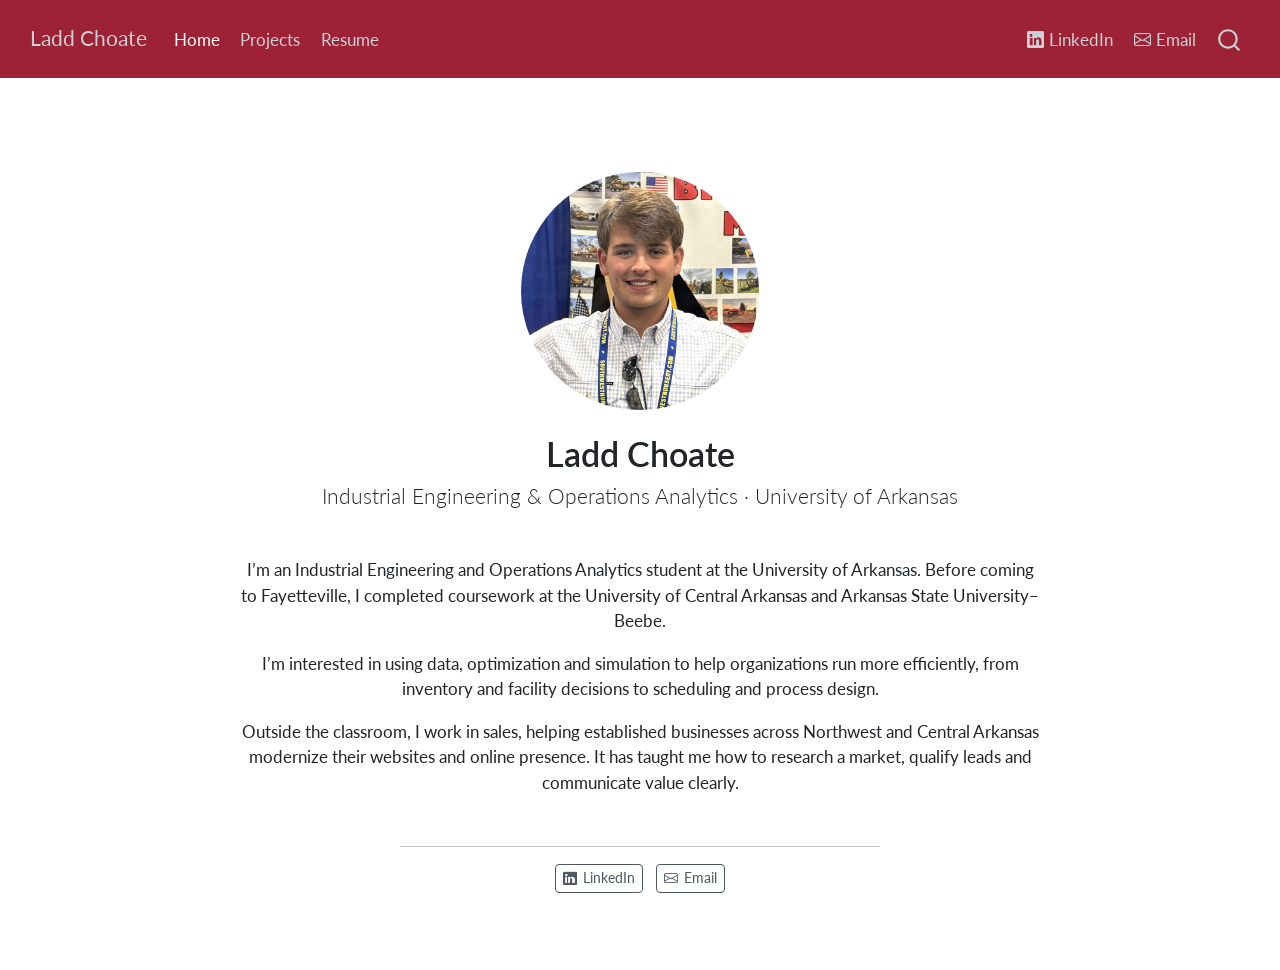
<file: docs/index.html>
<!DOCTYPE html>
<html xmlns="http://www.w3.org/1999/xhtml" lang="en" xml:lang="en"><head>

<meta charset="utf-8">
<meta name="generator" content="quarto-1.7.32">

<meta name="viewport" content="width=device-width, initial-scale=1.0, user-scalable=yes">


<title>Ladd Choate</title>
<style>
code{white-space: pre-wrap;}
span.smallcaps{font-variant: small-caps;}
div.columns{display: flex; gap: min(4vw, 1.5em);}
div.column{flex: auto; overflow-x: auto;}
div.hanging-indent{margin-left: 1.5em; text-indent: -1.5em;}
ul.task-list{list-style: none;}
ul.task-list li input[type="checkbox"] {
  width: 0.8em;
  margin: 0 0.8em 0.2em -1em; /* quarto-specific, see https://github.com/quarto-dev/quarto-cli/issues/4556 */ 
  vertical-align: middle;
}
</style>


<script src="site_libs/quarto-nav/quarto-nav.js"></script>
<script src="site_libs/quarto-nav/headroom.min.js"></script>
<script src="site_libs/clipboard/clipboard.min.js"></script>
<script src="site_libs/quarto-search/autocomplete.umd.js"></script>
<script src="site_libs/quarto-search/fuse.min.js"></script>
<script src="site_libs/quarto-search/quarto-search.js"></script>
<meta name="quarto:offset" content="./">
<script src="site_libs/quarto-html/quarto.js" type="module"></script>
<script src="site_libs/quarto-html/tabsets/tabsets.js" type="module"></script>
<script src="site_libs/quarto-html/popper.min.js"></script>
<script src="site_libs/quarto-html/tippy.umd.min.js"></script>
<link href="site_libs/quarto-html/tippy.css" rel="stylesheet">
<link href="site_libs/quarto-html/quarto-syntax-highlighting-37eea08aefeeee20ff55810ff984fec1.css" rel="stylesheet" id="quarto-text-highlighting-styles">
<script src="site_libs/bootstrap/bootstrap.min.js"></script>
<link href="site_libs/bootstrap/bootstrap-icons.css" rel="stylesheet">
<link href="site_libs/bootstrap/bootstrap-99f625ff4988d8051891088571fbb89f.min.css" rel="stylesheet" append-hash="true" id="quarto-bootstrap" data-mode="light">
<script id="quarto-search-options" type="application/json">{
  "location": "navbar",
  "copy-button": false,
  "collapse-after": 3,
  "panel-placement": "end",
  "type": "overlay",
  "limit": 50,
  "keyboard-shortcut": [
    "f",
    "/",
    "s"
  ],
  "show-item-context": false,
  "language": {
    "search-no-results-text": "No results",
    "search-matching-documents-text": "matching documents",
    "search-copy-link-title": "Copy link to search",
    "search-hide-matches-text": "Hide additional matches",
    "search-more-match-text": "more match in this document",
    "search-more-matches-text": "more matches in this document",
    "search-clear-button-title": "Clear",
    "search-text-placeholder": "",
    "search-detached-cancel-button-title": "Cancel",
    "search-submit-button-title": "Submit",
    "search-label": "Search"
  }
}</script>


<link rel="stylesheet" href="styles.css">
</head>

<body class="nav-fixed fullcontent quarto-light">

<div id="quarto-search-results"></div>
  <header id="quarto-header" class="headroom fixed-top">
    <nav class="navbar navbar-expand-lg " data-bs-theme="dark">
      <div class="navbar-container container-fluid">
      <div class="navbar-brand-container mx-auto">
    <a class="navbar-brand" href="./index.html">
    <span class="navbar-title">Ladd Choate</span>
    </a>
  </div>
            <div id="quarto-search" class="" title="Search"></div>
          <button class="navbar-toggler" type="button" data-bs-toggle="collapse" data-bs-target="#navbarCollapse" aria-controls="navbarCollapse" role="menu" aria-expanded="false" aria-label="Toggle navigation" onclick="if (window.quartoToggleHeadroom) { window.quartoToggleHeadroom(); }">
  <span class="navbar-toggler-icon"></span>
</button>
          <div class="collapse navbar-collapse" id="navbarCollapse">
            <ul class="navbar-nav navbar-nav-scroll me-auto">
  <li class="nav-item">
    <a class="nav-link active" href="./index.html" aria-current="page"> 
<span class="menu-text">Home</span></a>
  </li>  
  <li class="nav-item">
    <a class="nav-link" href="./projects.html"> 
<span class="menu-text">Projects</span></a>
  </li>  
  <li class="nav-item">
    <a class="nav-link" href="./resume.html"> 
<span class="menu-text">Resume</span></a>
  </li>  
</ul>
            <ul class="navbar-nav navbar-nav-scroll ms-auto">
  <li class="nav-item">
    <a class="nav-link" href="https://www.linkedin.com/in/ladd-choate-550122430/"> <i class="bi bi-linkedin" role="img">
</i> 
<span class="menu-text">LinkedIn</span></a>
  </li>  
  <li class="nav-item">
    <a class="nav-link" href="mailto:lchoate@uark.edu"> <i class="bi bi-envelope" role="img">
</i> 
<span class="menu-text">Email</span></a>
  </li>  
</ul>
          </div> <!-- /navcollapse -->
            <div class="quarto-navbar-tools">
</div>
      </div> <!-- /container-fluid -->
    </nav>
</header>
<!-- content -->
<div id="quarto-content" class="quarto-container page-columns page-rows-contents page-layout-article page-navbar">
<!-- sidebar -->
<!-- margin-sidebar -->
    
<!-- main -->
<div class="quarto-about-jolla">
  <img src="resources/headshot.jpg" class="about-image
  round " style="height: 14em; width: 14em;">
 <header id="title-block-header" class="quarto-title-block default">
<div class="quarto-title">
<h1 class="title">Ladd Choate</h1>
<p class="subtitle lead">Industrial Engineering &amp; Operations Analytics · University of Arkansas</p>
</div>
<div class="quarto-title-meta">
  </div>
</header><main class="content" id="quarto-document-content">
<p>I’m an Industrial Engineering and Operations Analytics student at the University of Arkansas. Before coming to Fayetteville, I completed coursework at the University of Central Arkansas and Arkansas State University–Beebe.</p>
<p>I’m interested in using data, optimization and simulation to help organizations run more efficiently, from inventory and facility decisions to scheduling and process design.</p>
<p>Outside the classroom, I work in sales, helping established businesses across Northwest and Central Arkansas modernize their websites and online presence. It has taught me how to research a market, qualify leads and communicate value clearly.</p>


</main> 
  <hr class="about-sep">
   <div class="about-links">
  <a href="https://www.linkedin.com/in/ladd-choate-550122430/" class="about-link" rel="" target="">
    <i class="bi bi-linkedin"></i>
     <span class="about-link-text">LinkedIn</span>
  </a>
  <a href="mailto:lchoate@uark.edu" class="about-link" rel="" target="">
    <i class="bi bi-envelope"></i>
     <span class="about-link-text">Email</span>
  </a>
</div>
</div>
 <!-- /main -->
<script id="quarto-html-after-body" type="application/javascript">
  window.document.addEventListener("DOMContentLoaded", function (event) {
    const isCodeAnnotation = (el) => {
      for (const clz of el.classList) {
        if (clz.startsWith('code-annotation-')) {                     
          return true;
        }
      }
      return false;
    }
    const onCopySuccess = function(e) {
      // button target
      const button = e.trigger;
      // don't keep focus
      button.blur();
      // flash "checked"
      button.classList.add('code-copy-button-checked');
      var currentTitle = button.getAttribute("title");
      button.setAttribute("title", "Copied!");
      let tooltip;
      if (window.bootstrap) {
        button.setAttribute("data-bs-toggle", "tooltip");
        button.setAttribute("data-bs-placement", "left");
        button.setAttribute("data-bs-title", "Copied!");
        tooltip = new bootstrap.Tooltip(button, 
          { trigger: "manual", 
            customClass: "code-copy-button-tooltip",
            offset: [0, -8]});
        tooltip.show();    
      }
      setTimeout(function() {
        if (tooltip) {
          tooltip.hide();
          button.removeAttribute("data-bs-title");
          button.removeAttribute("data-bs-toggle");
          button.removeAttribute("data-bs-placement");
        }
        button.setAttribute("title", currentTitle);
        button.classList.remove('code-copy-button-checked');
      }, 1000);
      // clear code selection
      e.clearSelection();
    }
    const getTextToCopy = function(trigger) {
        const codeEl = trigger.previousElementSibling.cloneNode(true);
        for (const childEl of codeEl.children) {
          if (isCodeAnnotation(childEl)) {
            childEl.remove();
          }
        }
        return codeEl.innerText;
    }
    const clipboard = new window.ClipboardJS('.code-copy-button:not([data-in-quarto-modal])', {
      text: getTextToCopy
    });
    clipboard.on('success', onCopySuccess);
    if (window.document.getElementById('quarto-embedded-source-code-modal')) {
      const clipboardModal = new window.ClipboardJS('.code-copy-button[data-in-quarto-modal]', {
        text: getTextToCopy,
        container: window.document.getElementById('quarto-embedded-source-code-modal')
      });
      clipboardModal.on('success', onCopySuccess);
    }
      var localhostRegex = new RegExp(/^(?:http|https):\/\/localhost\:?[0-9]*\//);
      var mailtoRegex = new RegExp(/^mailto:/);
        var filterRegex = new RegExp('/' + window.location.host + '/');
      var isInternal = (href) => {
          return filterRegex.test(href) || localhostRegex.test(href) || mailtoRegex.test(href);
      }
      // Inspect non-navigation links and adorn them if external
     var links = window.document.querySelectorAll('a[href]:not(.nav-link):not(.navbar-brand):not(.toc-action):not(.sidebar-link):not(.sidebar-item-toggle):not(.pagination-link):not(.no-external):not([aria-hidden]):not(.dropdown-item):not(.quarto-navigation-tool):not(.about-link)');
      for (var i=0; i<links.length; i++) {
        const link = links[i];
        if (!isInternal(link.href)) {
          // undo the damage that might have been done by quarto-nav.js in the case of
          // links that we want to consider external
          if (link.dataset.originalHref !== undefined) {
            link.href = link.dataset.originalHref;
          }
        }
      }
    function tippyHover(el, contentFn, onTriggerFn, onUntriggerFn) {
      const config = {
        allowHTML: true,
        maxWidth: 500,
        delay: 100,
        arrow: false,
        appendTo: function(el) {
            return el.parentElement;
        },
        interactive: true,
        interactiveBorder: 10,
        theme: 'quarto',
        placement: 'bottom-start',
      };
      if (contentFn) {
        config.content = contentFn;
      }
      if (onTriggerFn) {
        config.onTrigger = onTriggerFn;
      }
      if (onUntriggerFn) {
        config.onUntrigger = onUntriggerFn;
      }
      window.tippy(el, config); 
    }
    const noterefs = window.document.querySelectorAll('a[role="doc-noteref"]');
    for (var i=0; i<noterefs.length; i++) {
      const ref = noterefs[i];
      tippyHover(ref, function() {
        // use id or data attribute instead here
        let href = ref.getAttribute('data-footnote-href') || ref.getAttribute('href');
        try { href = new URL(href).hash; } catch {}
        const id = href.replace(/^#\/?/, "");
        const note = window.document.getElementById(id);
        if (note) {
          return note.innerHTML;
        } else {
          return "";
        }
      });
    }
    const xrefs = window.document.querySelectorAll('a.quarto-xref');
    const processXRef = (id, note) => {
      // Strip column container classes
      const stripColumnClz = (el) => {
        el.classList.remove("page-full", "page-columns");
        if (el.children) {
          for (const child of el.children) {
            stripColumnClz(child);
          }
        }
      }
      stripColumnClz(note)
      if (id === null || id.startsWith('sec-')) {
        // Special case sections, only their first couple elements
        const container = document.createElement("div");
        if (note.children && note.children.length > 2) {
          container.appendChild(note.children[0].cloneNode(true));
          for (let i = 1; i < note.children.length; i++) {
            const child = note.children[i];
            if (child.tagName === "P" && child.innerText === "") {
              continue;
            } else {
              container.appendChild(child.cloneNode(true));
              break;
            }
          }
          if (window.Quarto?.typesetMath) {
            window.Quarto.typesetMath(container);
          }
          return container.innerHTML
        } else {
          if (window.Quarto?.typesetMath) {
            window.Quarto.typesetMath(note);
          }
          return note.innerHTML;
        }
      } else {
        // Remove any anchor links if they are present
        const anchorLink = note.querySelector('a.anchorjs-link');
        if (anchorLink) {
          anchorLink.remove();
        }
        if (window.Quarto?.typesetMath) {
          window.Quarto.typesetMath(note);
        }
        if (note.classList.contains("callout")) {
          return note.outerHTML;
        } else {
          return note.innerHTML;
        }
      }
    }
    for (var i=0; i<xrefs.length; i++) {
      const xref = xrefs[i];
      tippyHover(xref, undefined, function(instance) {
        instance.disable();
        let url = xref.getAttribute('href');
        let hash = undefined; 
        if (url.startsWith('#')) {
          hash = url;
        } else {
          try { hash = new URL(url).hash; } catch {}
        }
        if (hash) {
          const id = hash.replace(/^#\/?/, "");
          const note = window.document.getElementById(id);
          if (note !== null) {
            try {
              const html = processXRef(id, note.cloneNode(true));
              instance.setContent(html);
            } finally {
              instance.enable();
              instance.show();
            }
          } else {
            // See if we can fetch this
            fetch(url.split('#')[0])
            .then(res => res.text())
            .then(html => {
              const parser = new DOMParser();
              const htmlDoc = parser.parseFromString(html, "text/html");
              const note = htmlDoc.getElementById(id);
              if (note !== null) {
                const html = processXRef(id, note);
                instance.setContent(html);
              } 
            }).finally(() => {
              instance.enable();
              instance.show();
            });
          }
        } else {
          // See if we can fetch a full url (with no hash to target)
          // This is a special case and we should probably do some content thinning / targeting
          fetch(url)
          .then(res => res.text())
          .then(html => {
            const parser = new DOMParser();
            const htmlDoc = parser.parseFromString(html, "text/html");
            const note = htmlDoc.querySelector('main.content');
            if (note !== null) {
              // This should only happen for chapter cross references
              // (since there is no id in the URL)
              // remove the first header
              if (note.children.length > 0 && note.children[0].tagName === "HEADER") {
                note.children[0].remove();
              }
              const html = processXRef(null, note);
              instance.setContent(html);
            } 
          }).finally(() => {
            instance.enable();
            instance.show();
          });
        }
      }, function(instance) {
      });
    }
        let selectedAnnoteEl;
        const selectorForAnnotation = ( cell, annotation) => {
          let cellAttr = 'data-code-cell="' + cell + '"';
          let lineAttr = 'data-code-annotation="' +  annotation + '"';
          const selector = 'span[' + cellAttr + '][' + lineAttr + ']';
          return selector;
        }
        const selectCodeLines = (annoteEl) => {
          const doc = window.document;
          const targetCell = annoteEl.getAttribute("data-target-cell");
          const targetAnnotation = annoteEl.getAttribute("data-target-annotation");
          const annoteSpan = window.document.querySelector(selectorForAnnotation(targetCell, targetAnnotation));
          const lines = annoteSpan.getAttribute("data-code-lines").split(",");
          const lineIds = lines.map((line) => {
            return targetCell + "-" + line;
          })
          let top = null;
          let height = null;
          let parent = null;
          if (lineIds.length > 0) {
              //compute the position of the single el (top and bottom and make a div)
              const el = window.document.getElementById(lineIds[0]);
              top = el.offsetTop;
              height = el.offsetHeight;
              parent = el.parentElement.parentElement;
            if (lineIds.length > 1) {
              const lastEl = window.document.getElementById(lineIds[lineIds.length - 1]);
              const bottom = lastEl.offsetTop + lastEl.offsetHeight;
              height = bottom - top;
            }
            if (top !== null && height !== null && parent !== null) {
              // cook up a div (if necessary) and position it 
              let div = window.document.getElementById("code-annotation-line-highlight");
              if (div === null) {
                div = window.document.createElement("div");
                div.setAttribute("id", "code-annotation-line-highlight");
                div.style.position = 'absolute';
                parent.appendChild(div);
              }
              div.style.top = top - 2 + "px";
              div.style.height = height + 4 + "px";
              div.style.left = 0;
              let gutterDiv = window.document.getElementById("code-annotation-line-highlight-gutter");
              if (gutterDiv === null) {
                gutterDiv = window.document.createElement("div");
                gutterDiv.setAttribute("id", "code-annotation-line-highlight-gutter");
                gutterDiv.style.position = 'absolute';
                const codeCell = window.document.getElementById(targetCell);
                const gutter = codeCell.querySelector('.code-annotation-gutter');
                gutter.appendChild(gutterDiv);
              }
              gutterDiv.style.top = top - 2 + "px";
              gutterDiv.style.height = height + 4 + "px";
            }
            selectedAnnoteEl = annoteEl;
          }
        };
        const unselectCodeLines = () => {
          const elementsIds = ["code-annotation-line-highlight", "code-annotation-line-highlight-gutter"];
          elementsIds.forEach((elId) => {
            const div = window.document.getElementById(elId);
            if (div) {
              div.remove();
            }
          });
          selectedAnnoteEl = undefined;
        };
          // Handle positioning of the toggle
      window.addEventListener(
        "resize",
        throttle(() => {
          elRect = undefined;
          if (selectedAnnoteEl) {
            selectCodeLines(selectedAnnoteEl);
          }
        }, 10)
      );
      function throttle(fn, ms) {
      let throttle = false;
      let timer;
        return (...args) => {
          if(!throttle) { // first call gets through
              fn.apply(this, args);
              throttle = true;
          } else { // all the others get throttled
              if(timer) clearTimeout(timer); // cancel #2
              timer = setTimeout(() => {
                fn.apply(this, args);
                timer = throttle = false;
              }, ms);
          }
        };
      }
        // Attach click handler to the DT
        const annoteDls = window.document.querySelectorAll('dt[data-target-cell]');
        for (const annoteDlNode of annoteDls) {
          annoteDlNode.addEventListener('click', (event) => {
            const clickedEl = event.target;
            if (clickedEl !== selectedAnnoteEl) {
              unselectCodeLines();
              const activeEl = window.document.querySelector('dt[data-target-cell].code-annotation-active');
              if (activeEl) {
                activeEl.classList.remove('code-annotation-active');
              }
              selectCodeLines(clickedEl);
              clickedEl.classList.add('code-annotation-active');
            } else {
              // Unselect the line
              unselectCodeLines();
              clickedEl.classList.remove('code-annotation-active');
            }
          });
        }
    const findCites = (el) => {
      const parentEl = el.parentElement;
      if (parentEl) {
        const cites = parentEl.dataset.cites;
        if (cites) {
          return {
            el,
            cites: cites.split(' ')
          };
        } else {
          return findCites(el.parentElement)
        }
      } else {
        return undefined;
      }
    };
    var bibliorefs = window.document.querySelectorAll('a[role="doc-biblioref"]');
    for (var i=0; i<bibliorefs.length; i++) {
      const ref = bibliorefs[i];
      const citeInfo = findCites(ref);
      if (citeInfo) {
        tippyHover(citeInfo.el, function() {
          var popup = window.document.createElement('div');
          citeInfo.cites.forEach(function(cite) {
            var citeDiv = window.document.createElement('div');
            citeDiv.classList.add('hanging-indent');
            citeDiv.classList.add('csl-entry');
            var biblioDiv = window.document.getElementById('ref-' + cite);
            if (biblioDiv) {
              citeDiv.innerHTML = biblioDiv.innerHTML;
            }
            popup.appendChild(citeDiv);
          });
          return popup.innerHTML;
        });
      }
    }
  });
  </script>
</div> <!-- /content -->




</body></html>
</file>
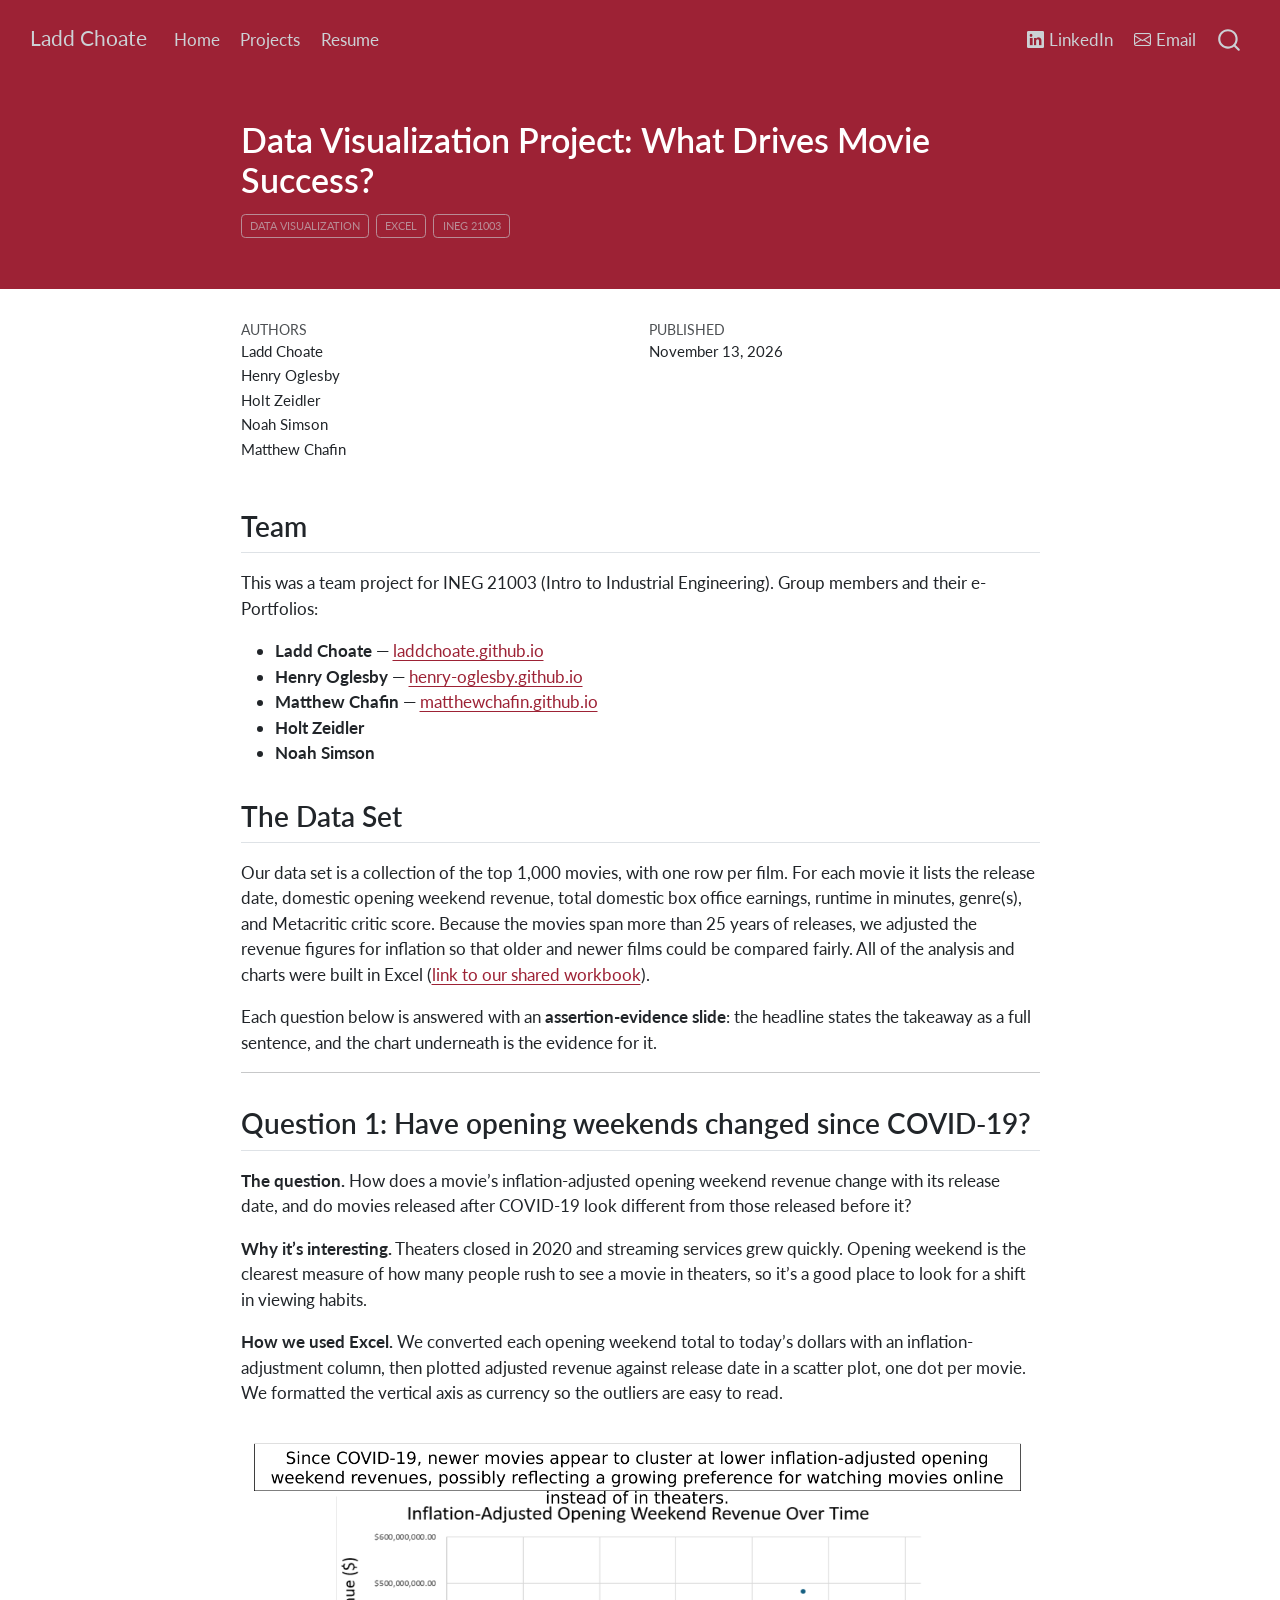
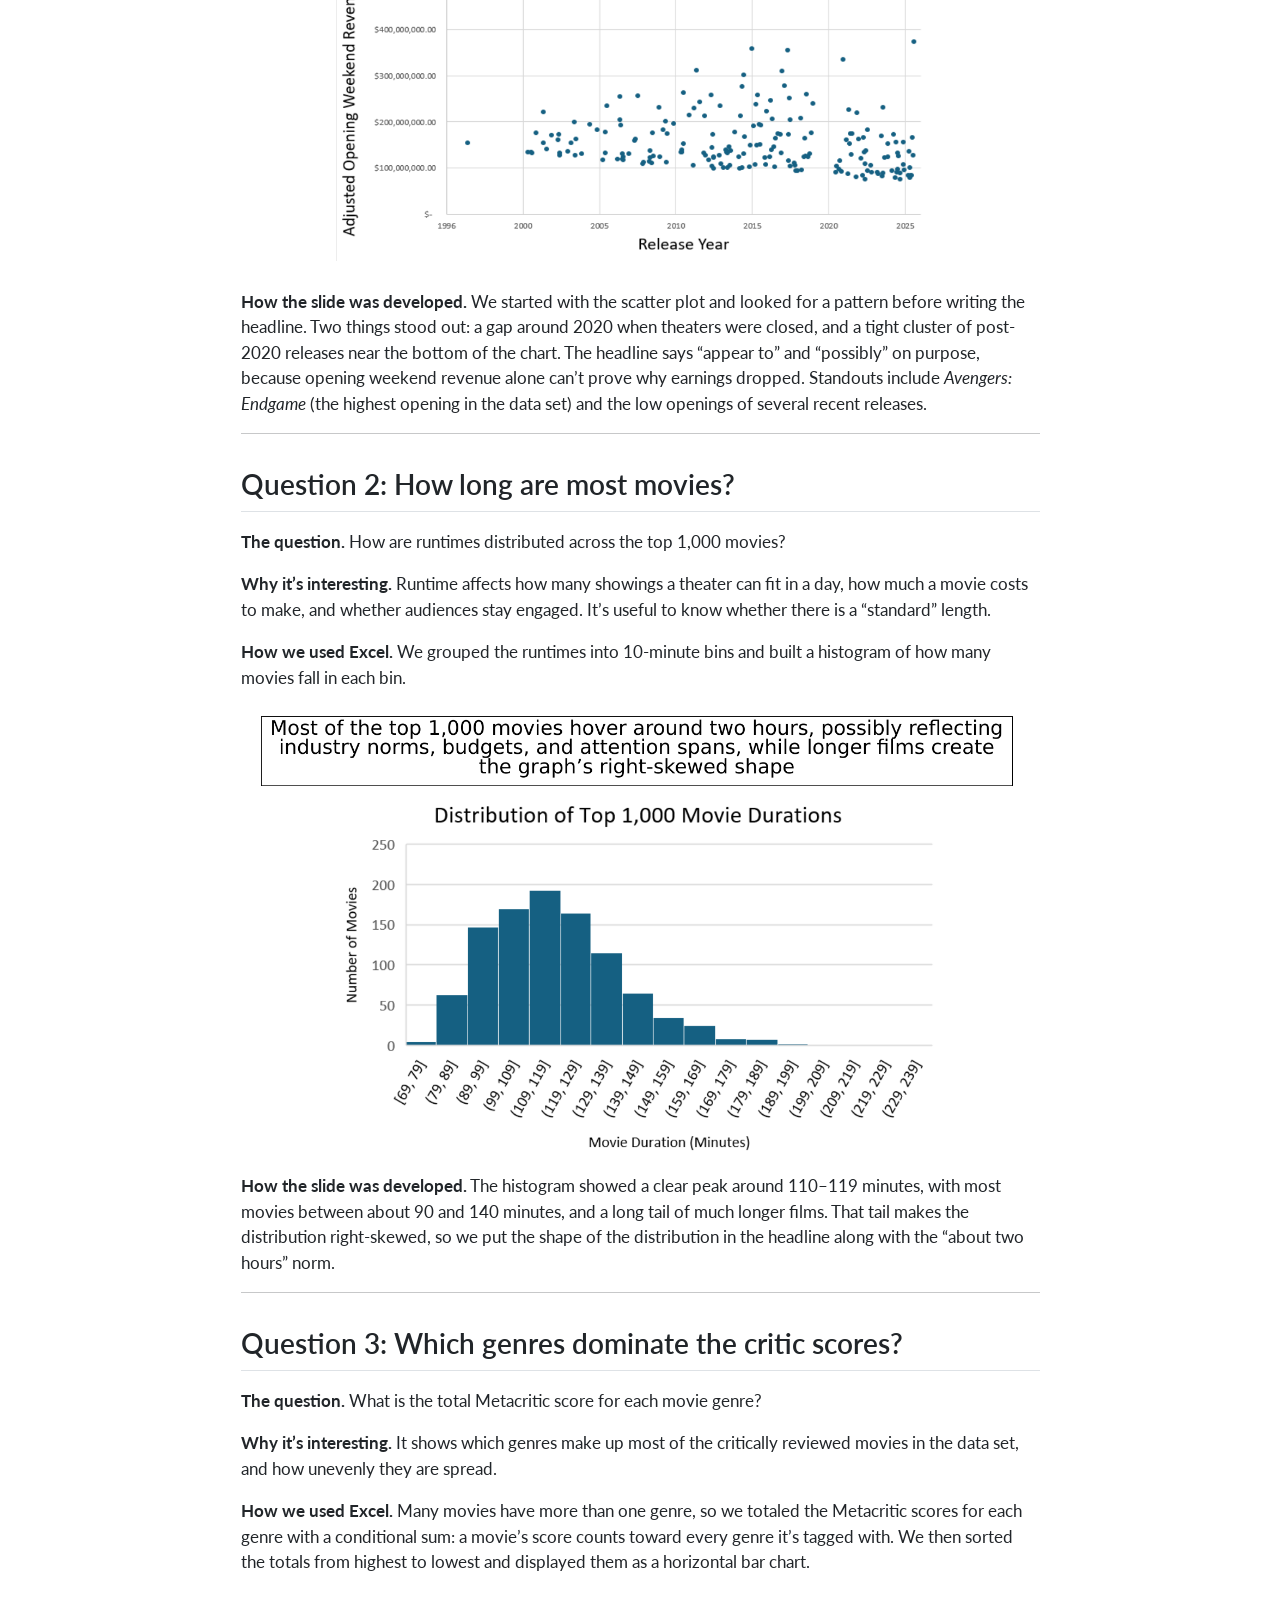
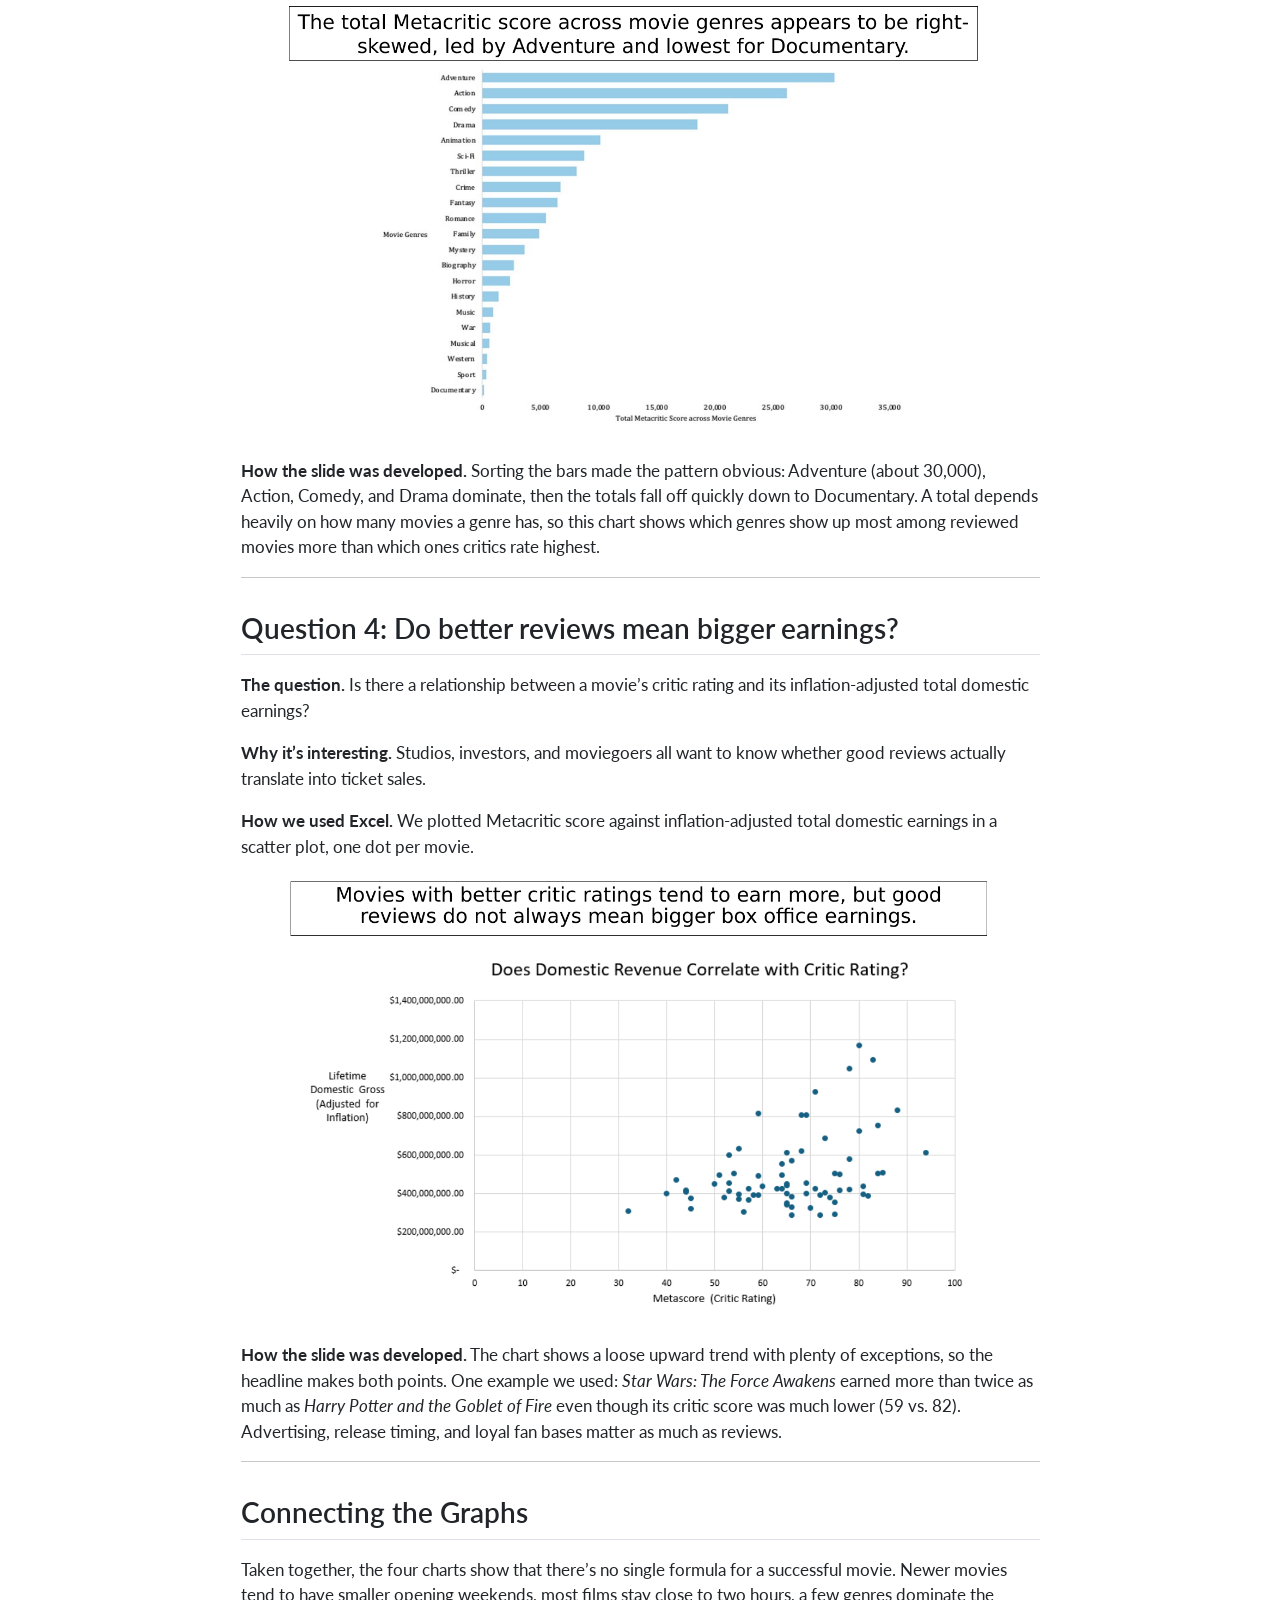
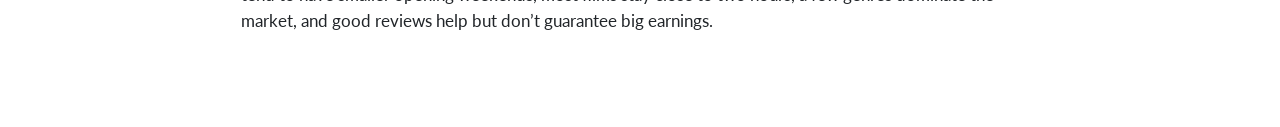
<file: docs/posts/data-visualization/index.html>
<!DOCTYPE html>
<html xmlns="http://www.w3.org/1999/xhtml" lang="en" xml:lang="en"><head>

<meta charset="utf-8">
<meta name="generator" content="quarto-1.7.32">

<meta name="viewport" content="width=device-width, initial-scale=1.0, user-scalable=yes">

<meta name="author" content="Ladd Choate">
<meta name="dcterms.date" content="2026-11-13">

<title>Data Visualization Project: What Drives Movie Success? – Ladd Choate</title>
<style>
code{white-space: pre-wrap;}
span.smallcaps{font-variant: small-caps;}
div.columns{display: flex; gap: min(4vw, 1.5em);}
div.column{flex: auto; overflow-x: auto;}
div.hanging-indent{margin-left: 1.5em; text-indent: -1.5em;}
ul.task-list{list-style: none;}
ul.task-list li input[type="checkbox"] {
  width: 0.8em;
  margin: 0 0.8em 0.2em -1em; /* quarto-specific, see https://github.com/quarto-dev/quarto-cli/issues/4556 */ 
  vertical-align: middle;
}
</style>


<script src="../../site_libs/quarto-nav/quarto-nav.js"></script>
<script src="../../site_libs/quarto-nav/headroom.min.js"></script>
<script src="../../site_libs/clipboard/clipboard.min.js"></script>
<script src="../../site_libs/quarto-search/autocomplete.umd.js"></script>
<script src="../../site_libs/quarto-search/fuse.min.js"></script>
<script src="../../site_libs/quarto-search/quarto-search.js"></script>
<meta name="quarto:offset" content="../../">
<script src="../../site_libs/quarto-html/quarto.js" type="module"></script>
<script src="../../site_libs/quarto-html/tabsets/tabsets.js" type="module"></script>
<script src="../../site_libs/quarto-html/popper.min.js"></script>
<script src="../../site_libs/quarto-html/tippy.umd.min.js"></script>
<script src="../../site_libs/quarto-html/anchor.min.js"></script>
<link href="../../site_libs/quarto-html/tippy.css" rel="stylesheet">
<link href="../../site_libs/quarto-html/quarto-syntax-highlighting-37eea08aefeeee20ff55810ff984fec1.css" rel="stylesheet" id="quarto-text-highlighting-styles">
<script src="../../site_libs/bootstrap/bootstrap.min.js"></script>
<link href="../../site_libs/bootstrap/bootstrap-icons.css" rel="stylesheet">
<link href="../../site_libs/bootstrap/bootstrap-99f625ff4988d8051891088571fbb89f.min.css" rel="stylesheet" append-hash="true" id="quarto-bootstrap" data-mode="light">
<script id="quarto-search-options" type="application/json">{
  "location": "navbar",
  "copy-button": false,
  "collapse-after": 3,
  "panel-placement": "end",
  "type": "overlay",
  "limit": 50,
  "keyboard-shortcut": [
    "f",
    "/",
    "s"
  ],
  "show-item-context": false,
  "language": {
    "search-no-results-text": "No results",
    "search-matching-documents-text": "matching documents",
    "search-copy-link-title": "Copy link to search",
    "search-hide-matches-text": "Hide additional matches",
    "search-more-match-text": "more match in this document",
    "search-more-matches-text": "more matches in this document",
    "search-clear-button-title": "Clear",
    "search-text-placeholder": "",
    "search-detached-cancel-button-title": "Cancel",
    "search-submit-button-title": "Submit",
    "search-label": "Search"
  }
}</script>


<link rel="stylesheet" href="../../styles.css">
</head>

<body class="nav-fixed fullcontent quarto-light">

<div id="quarto-search-results"></div>
  <header id="quarto-header" class="headroom fixed-top quarto-banner">
    <nav class="navbar navbar-expand-lg " data-bs-theme="dark">
      <div class="navbar-container container-fluid">
      <div class="navbar-brand-container mx-auto">
    <a class="navbar-brand" href="../../index.html">
    <span class="navbar-title">Ladd Choate</span>
    </a>
  </div>
            <div id="quarto-search" class="" title="Search"></div>
          <button class="navbar-toggler" type="button" data-bs-toggle="collapse" data-bs-target="#navbarCollapse" aria-controls="navbarCollapse" role="menu" aria-expanded="false" aria-label="Toggle navigation" onclick="if (window.quartoToggleHeadroom) { window.quartoToggleHeadroom(); }">
  <span class="navbar-toggler-icon"></span>
</button>
          <div class="collapse navbar-collapse" id="navbarCollapse">
            <ul class="navbar-nav navbar-nav-scroll me-auto">
  <li class="nav-item">
    <a class="nav-link" href="../../index.html"> 
<span class="menu-text">Home</span></a>
  </li>  
  <li class="nav-item">
    <a class="nav-link" href="../../projects.html"> 
<span class="menu-text">Projects</span></a>
  </li>  
  <li class="nav-item">
    <a class="nav-link" href="../../resume.html"> 
<span class="menu-text">Resume</span></a>
  </li>  
</ul>
            <ul class="navbar-nav navbar-nav-scroll ms-auto">
  <li class="nav-item">
    <a class="nav-link" href="https://www.linkedin.com/in/ladd-choate-550122430/"> <i class="bi bi-linkedin" role="img">
</i> 
<span class="menu-text">LinkedIn</span></a>
  </li>  
  <li class="nav-item">
    <a class="nav-link" href="mailto:lchoate@uark.edu"> <i class="bi bi-envelope" role="img">
</i> 
<span class="menu-text">Email</span></a>
  </li>  
</ul>
          </div> <!-- /navcollapse -->
            <div class="quarto-navbar-tools">
</div>
      </div> <!-- /container-fluid -->
    </nav>
</header>
<!-- content -->
<header id="title-block-header" class="quarto-title-block default page-columns page-full">
  <div class="quarto-title-banner page-columns page-full">
    <div class="quarto-title column-body">
      <h1 class="title">Data Visualization Project: What Drives Movie Success?</h1>
                                <div class="quarto-categories">
                <div class="quarto-category">Data Visualization</div>
                <div class="quarto-category">Excel</div>
                <div class="quarto-category">INEG 21003</div>
              </div>
                  </div>
  </div>
    
  
  <div class="quarto-title-meta">

      <div>
      <div class="quarto-title-meta-heading">Authors</div>
      <div class="quarto-title-meta-contents">
               <p>Ladd Choate </p>
               <p>Henry Oglesby </p>
               <p>Holt Zeidler </p>
               <p>Noah Simson </p>
               <p>Matthew Chafin </p>
            </div>
    </div>
      
      <div>
      <div class="quarto-title-meta-heading">Published</div>
      <div class="quarto-title-meta-contents">
        <p class="date">November 13, 2026</p>
      </div>
    </div>
    
      
    </div>
    
  
  </header><div id="quarto-content" class="quarto-container page-columns page-rows-contents page-layout-article page-navbar">
<!-- sidebar -->
<!-- margin-sidebar -->
    
<!-- main -->
<main class="content quarto-banner-title-block" id="quarto-document-content">
<section id="team" class="level2">
<h2>Team</h2>
<p>This was a team project for INEG 21003 (Intro to Industrial Engineering). Group members and their e-Portfolios:</p>
<ul>
<li><strong>Ladd Choate</strong> — <a target="_blank" href="https://laddchoate.github.io">laddchoate.github.io</a></li>
<li><strong>Henry Oglesby</strong> — <a target="_blank" href="https://henry-oglesby.github.io/posts/Data%20Visualization/">henry-oglesby.github.io</a></li>
<li><strong>Matthew Chafin</strong> — <a target="_blank" href="https://matthewchafin.github.io/Matthew-Chafin-Intro-Into-IE-E-Portfolio/index.html">matthewchafin.github.io</a></li>
<li><strong>Holt Zeidler</strong></li>
<li><strong>Noah Simson</strong></li>
</ul>
</section>
<section id="the-data-set" class="level2">
<h2>The Data Set</h2>
<p>Our data set is a collection of the top 1,000 movies, with one row per film. For each movie it lists the release date, domestic opening weekend revenue, total domestic box office earnings, runtime in minutes, genre(s), and Metacritic critic score. Because the movies span more than 25 years of releases, we adjusted the revenue figures for inflation so that older and newer films could be compared fairly. All of the analysis and charts were built in Excel (<a target="_blank" href="https://1drv.ms/x/c/b59da3434b65becf/IQDyi6TXJJA7TYCCjKxlZu6AASzSSMHh9iv7UP3Ye6UDl2w?e=EM7iyQ">link to our shared workbook</a>).</p>
<p>Each question below is answered with an <strong>assertion-evidence slide</strong>: the headline states the takeaway as a full sentence, and the chart underneath is the evidence for it.</p>
<hr />
</section>
<section id="question-1-have-opening-weekends-changed-since-covid-19" class="level2">
<h2>Question 1: Have opening weekends changed since COVID-19?</h2>
<p><strong>The question.</strong> How does a movie’s inflation-adjusted opening weekend revenue change with its release date, and do movies released after COVID-19 look different from those released before it?</p>
<p><strong>Why it’s interesting.</strong> Theaters closed in 2020 and streaming services grew quickly. Opening weekend is the clearest measure of how many people rush to see a movie in theaters, so it’s a good place to look for a shift in viewing habits.</p>
<p><strong>How we used Excel.</strong> We converted each opening weekend total to today’s dollars with an inflation-adjustment column, then plotted adjusted revenue against release date in a scatter plot, one dot per movie. We formatted the vertical axis as currency so the outliers are easy to read.</p>
<p><img src="slide-1-opening-revenue.png" data-alt="Assertion-evidence slide: scatter plot of inflation-adjusted opening weekend revenue by release year" / class="img-fluid"></p>
<p><strong>How the slide was developed.</strong> We started with the scatter plot and looked for a pattern before writing the headline. Two things stood out: a gap around 2020 when theaters were closed, and a tight cluster of post-2020 releases near the bottom of the chart. The headline says “appear to” and “possibly” on purpose, because opening weekend revenue alone can’t prove why earnings dropped. Standouts include <em>Avengers: Endgame</em> (the highest opening in the data set) and the low openings of several recent releases.</p>
<hr />
</section>
<section id="question-2-how-long-are-most-movies" class="level2">
<h2>Question 2: How long are most movies?</h2>
<p><strong>The question.</strong> How are runtimes distributed across the top 1,000 movies?</p>
<p><strong>Why it’s interesting.</strong> Runtime affects how many showings a theater can fit in a day, how much a movie costs to make, and whether audiences stay engaged. It’s useful to know whether there is a “standard” length.</p>
<p><strong>How we used Excel.</strong> We grouped the runtimes into 10-minute bins and built a histogram of how many movies fall in each bin.</p>
<p><img src="slide-2-runtime.png" data-alt="Assertion-evidence slide: histogram of movie runtimes showing a peak near two hours and a right-skewed tail" / class="img-fluid"></p>
<p><strong>How the slide was developed.</strong> The histogram showed a clear peak around 110–119 minutes, with most movies between about 90 and 140 minutes, and a long tail of much longer films. That tail makes the distribution right-skewed, so we put the shape of the distribution in the headline along with the “about two hours” norm.</p>
<hr />
</section>
<section id="question-3-which-genres-dominate-the-critic-scores" class="level2">
<h2>Question 3: Which genres dominate the critic scores?</h2>
<p><strong>The question.</strong> What is the total Metacritic score for each movie genre?</p>
<p><strong>Why it’s interesting.</strong> It shows which genres make up most of the critically reviewed movies in the data set, and how unevenly they are spread.</p>
<p><strong>How we used Excel.</strong> Many movies have more than one genre, so we totaled the Metacritic scores for each genre with a conditional sum: a movie’s score counts toward every genre it’s tagged with. We then sorted the totals from highest to lowest and displayed them as a horizontal bar chart.</p>
<p><img src="slide-3-genre-metacritic.png" data-alt="Assertion-evidence slide: horizontal bar chart of total Metacritic score by genre, led by Adventure" / class="img-fluid"></p>
<p><strong>How the slide was developed.</strong> Sorting the bars made the pattern obvious: Adventure (about 30,000), Action, Comedy, and Drama dominate, then the totals fall off quickly down to Documentary. A total depends heavily on how many movies a genre has, so this chart shows which genres show up most among reviewed movies more than which ones critics rate highest.</p>
<hr />
</section>
<section id="question-4-do-better-reviews-mean-bigger-earnings" class="level2">
<h2>Question 4: Do better reviews mean bigger earnings?</h2>
<p><strong>The question.</strong> Is there a relationship between a movie’s critic rating and its inflation-adjusted total domestic earnings?</p>
<p><strong>Why it’s interesting.</strong> Studios, investors, and moviegoers all want to know whether good reviews actually translate into ticket sales.</p>
<p><strong>How we used Excel.</strong> We plotted Metacritic score against inflation-adjusted total domestic earnings in a scatter plot, one dot per movie.</p>
<p><img src="slide-4-ratings-vs-earnings.png" data-alt="Assertion-evidence slide: scatter plot of critic rating versus inflation-adjusted domestic earnings" / class="img-fluid"></p>
<p><strong>How the slide was developed.</strong> The chart shows a loose upward trend with plenty of exceptions, so the headline makes both points. One example we used: <em>Star Wars: The Force Awakens</em> earned more than twice as much as <em>Harry Potter and the Goblet of Fire</em> even though its critic score was much lower (59 vs. 82). Advertising, release timing, and loyal fan bases matter as much as reviews.</p>
<hr />
</section>
<section id="connecting-the-graphs" class="level2">
<h2>Connecting the Graphs</h2>
<p>Taken together, the four charts show that there’s no single formula for a successful movie. Newer movies tend to have smaller opening weekends, most films stay close to two hours, a few genres dominate the market, and good reviews help but don’t guarantee big earnings.</p>
</section>

</main> <!-- /main -->
<script id="quarto-html-after-body" type="application/javascript">
  window.document.addEventListener("DOMContentLoaded", function (event) {
    const icon = "";
    const anchorJS = new window.AnchorJS();
    anchorJS.options = {
      placement: 'right',
      icon: icon
    };
    anchorJS.add('.anchored');
    const isCodeAnnotation = (el) => {
      for (const clz of el.classList) {
        if (clz.startsWith('code-annotation-')) {                     
          return true;
        }
      }
      return false;
    }
    const onCopySuccess = function(e) {
      // button target
      const button = e.trigger;
      // don't keep focus
      button.blur();
      // flash "checked"
      button.classList.add('code-copy-button-checked');
      var currentTitle = button.getAttribute("title");
      button.setAttribute("title", "Copied!");
      let tooltip;
      if (window.bootstrap) {
        button.setAttribute("data-bs-toggle", "tooltip");
        button.setAttribute("data-bs-placement", "left");
        button.setAttribute("data-bs-title", "Copied!");
        tooltip = new bootstrap.Tooltip(button, 
          { trigger: "manual", 
            customClass: "code-copy-button-tooltip",
            offset: [0, -8]});
        tooltip.show();    
      }
      setTimeout(function() {
        if (tooltip) {
          tooltip.hide();
          button.removeAttribute("data-bs-title");
          button.removeAttribute("data-bs-toggle");
          button.removeAttribute("data-bs-placement");
        }
        button.setAttribute("title", currentTitle);
        button.classList.remove('code-copy-button-checked');
      }, 1000);
      // clear code selection
      e.clearSelection();
    }
    const getTextToCopy = function(trigger) {
        const codeEl = trigger.previousElementSibling.cloneNode(true);
        for (const childEl of codeEl.children) {
          if (isCodeAnnotation(childEl)) {
            childEl.remove();
          }
        }
        return codeEl.innerText;
    }
    const clipboard = new window.ClipboardJS('.code-copy-button:not([data-in-quarto-modal])', {
      text: getTextToCopy
    });
    clipboard.on('success', onCopySuccess);
    if (window.document.getElementById('quarto-embedded-source-code-modal')) {
      const clipboardModal = new window.ClipboardJS('.code-copy-button[data-in-quarto-modal]', {
        text: getTextToCopy,
        container: window.document.getElementById('quarto-embedded-source-code-modal')
      });
      clipboardModal.on('success', onCopySuccess);
    }
      var localhostRegex = new RegExp(/^(?:http|https):\/\/localhost\:?[0-9]*\//);
      var mailtoRegex = new RegExp(/^mailto:/);
        var filterRegex = new RegExp('/' + window.location.host + '/');
      var isInternal = (href) => {
          return filterRegex.test(href) || localhostRegex.test(href) || mailtoRegex.test(href);
      }
      // Inspect non-navigation links and adorn them if external
     var links = window.document.querySelectorAll('a[href]:not(.nav-link):not(.navbar-brand):not(.toc-action):not(.sidebar-link):not(.sidebar-item-toggle):not(.pagination-link):not(.no-external):not([aria-hidden]):not(.dropdown-item):not(.quarto-navigation-tool):not(.about-link)');
      for (var i=0; i<links.length; i++) {
        const link = links[i];
        if (!isInternal(link.href)) {
          // undo the damage that might have been done by quarto-nav.js in the case of
          // links that we want to consider external
          if (link.dataset.originalHref !== undefined) {
            link.href = link.dataset.originalHref;
          }
        }
      }
    function tippyHover(el, contentFn, onTriggerFn, onUntriggerFn) {
      const config = {
        allowHTML: true,
        maxWidth: 500,
        delay: 100,
        arrow: false,
        appendTo: function(el) {
            return el.parentElement;
        },
        interactive: true,
        interactiveBorder: 10,
        theme: 'quarto',
        placement: 'bottom-start',
      };
      if (contentFn) {
        config.content = contentFn;
      }
      if (onTriggerFn) {
        config.onTrigger = onTriggerFn;
      }
      if (onUntriggerFn) {
        config.onUntrigger = onUntriggerFn;
      }
      window.tippy(el, config); 
    }
    const noterefs = window.document.querySelectorAll('a[role="doc-noteref"]');
    for (var i=0; i<noterefs.length; i++) {
      const ref = noterefs[i];
      tippyHover(ref, function() {
        // use id or data attribute instead here
        let href = ref.getAttribute('data-footnote-href') || ref.getAttribute('href');
        try { href = new URL(href).hash; } catch {}
        const id = href.replace(/^#\/?/, "");
        const note = window.document.getElementById(id);
        if (note) {
          return note.innerHTML;
        } else {
          return "";
        }
      });
    }
    const xrefs = window.document.querySelectorAll('a.quarto-xref');
    const processXRef = (id, note) => {
      // Strip column container classes
      const stripColumnClz = (el) => {
        el.classList.remove("page-full", "page-columns");
        if (el.children) {
          for (const child of el.children) {
            stripColumnClz(child);
          }
        }
      }
      stripColumnClz(note)
      if (id === null || id.startsWith('sec-')) {
        // Special case sections, only their first couple elements
        const container = document.createElement("div");
        if (note.children && note.children.length > 2) {
          container.appendChild(note.children[0].cloneNode(true));
          for (let i = 1; i < note.children.length; i++) {
            const child = note.children[i];
            if (child.tagName === "P" && child.innerText === "") {
              continue;
            } else {
              container.appendChild(child.cloneNode(true));
              break;
            }
          }
          if (window.Quarto?.typesetMath) {
            window.Quarto.typesetMath(container);
          }
          return container.innerHTML
        } else {
          if (window.Quarto?.typesetMath) {
            window.Quarto.typesetMath(note);
          }
          return note.innerHTML;
        }
      } else {
        // Remove any anchor links if they are present
        const anchorLink = note.querySelector('a.anchorjs-link');
        if (anchorLink) {
          anchorLink.remove();
        }
        if (window.Quarto?.typesetMath) {
          window.Quarto.typesetMath(note);
        }
        if (note.classList.contains("callout")) {
          return note.outerHTML;
        } else {
          return note.innerHTML;
        }
      }
    }
    for (var i=0; i<xrefs.length; i++) {
      const xref = xrefs[i];
      tippyHover(xref, undefined, function(instance) {
        instance.disable();
        let url = xref.getAttribute('href');
        let hash = undefined; 
        if (url.startsWith('#')) {
          hash = url;
        } else {
          try { hash = new URL(url).hash; } catch {}
        }
        if (hash) {
          const id = hash.replace(/^#\/?/, "");
          const note = window.document.getElementById(id);
          if (note !== null) {
            try {
              const html = processXRef(id, note.cloneNode(true));
              instance.setContent(html);
            } finally {
              instance.enable();
              instance.show();
            }
          } else {
            // See if we can fetch this
            fetch(url.split('#')[0])
            .then(res => res.text())
            .then(html => {
              const parser = new DOMParser();
              const htmlDoc = parser.parseFromString(html, "text/html");
              const note = htmlDoc.getElementById(id);
              if (note !== null) {
                const html = processXRef(id, note);
                instance.setContent(html);
              } 
            }).finally(() => {
              instance.enable();
              instance.show();
            });
          }
        } else {
          // See if we can fetch a full url (with no hash to target)
          // This is a special case and we should probably do some content thinning / targeting
          fetch(url)
          .then(res => res.text())
          .then(html => {
            const parser = new DOMParser();
            const htmlDoc = parser.parseFromString(html, "text/html");
            const note = htmlDoc.querySelector('main.content');
            if (note !== null) {
              // This should only happen for chapter cross references
              // (since there is no id in the URL)
              // remove the first header
              if (note.children.length > 0 && note.children[0].tagName === "HEADER") {
                note.children[0].remove();
              }
              const html = processXRef(null, note);
              instance.setContent(html);
            } 
          }).finally(() => {
            instance.enable();
            instance.show();
          });
        }
      }, function(instance) {
      });
    }
        let selectedAnnoteEl;
        const selectorForAnnotation = ( cell, annotation) => {
          let cellAttr = 'data-code-cell="' + cell + '"';
          let lineAttr = 'data-code-annotation="' +  annotation + '"';
          const selector = 'span[' + cellAttr + '][' + lineAttr + ']';
          return selector;
        }
        const selectCodeLines = (annoteEl) => {
          const doc = window.document;
          const targetCell = annoteEl.getAttribute("data-target-cell");
          const targetAnnotation = annoteEl.getAttribute("data-target-annotation");
          const annoteSpan = window.document.querySelector(selectorForAnnotation(targetCell, targetAnnotation));
          const lines = annoteSpan.getAttribute("data-code-lines").split(",");
          const lineIds = lines.map((line) => {
            return targetCell + "-" + line;
          })
          let top = null;
          let height = null;
          let parent = null;
          if (lineIds.length > 0) {
              //compute the position of the single el (top and bottom and make a div)
              const el = window.document.getElementById(lineIds[0]);
              top = el.offsetTop;
              height = el.offsetHeight;
              parent = el.parentElement.parentElement;
            if (lineIds.length > 1) {
              const lastEl = window.document.getElementById(lineIds[lineIds.length - 1]);
              const bottom = lastEl.offsetTop + lastEl.offsetHeight;
              height = bottom - top;
            }
            if (top !== null && height !== null && parent !== null) {
              // cook up a div (if necessary) and position it 
              let div = window.document.getElementById("code-annotation-line-highlight");
              if (div === null) {
                div = window.document.createElement("div");
                div.setAttribute("id", "code-annotation-line-highlight");
                div.style.position = 'absolute';
                parent.appendChild(div);
              }
              div.style.top = top - 2 + "px";
              div.style.height = height + 4 + "px";
              div.style.left = 0;
              let gutterDiv = window.document.getElementById("code-annotation-line-highlight-gutter");
              if (gutterDiv === null) {
                gutterDiv = window.document.createElement("div");
                gutterDiv.setAttribute("id", "code-annotation-line-highlight-gutter");
                gutterDiv.style.position = 'absolute';
                const codeCell = window.document.getElementById(targetCell);
                const gutter = codeCell.querySelector('.code-annotation-gutter');
                gutter.appendChild(gutterDiv);
              }
              gutterDiv.style.top = top - 2 + "px";
              gutterDiv.style.height = height + 4 + "px";
            }
            selectedAnnoteEl = annoteEl;
          }
        };
        const unselectCodeLines = () => {
          const elementsIds = ["code-annotation-line-highlight", "code-annotation-line-highlight-gutter"];
          elementsIds.forEach((elId) => {
            const div = window.document.getElementById(elId);
            if (div) {
              div.remove();
            }
          });
          selectedAnnoteEl = undefined;
        };
          // Handle positioning of the toggle
      window.addEventListener(
        "resize",
        throttle(() => {
          elRect = undefined;
          if (selectedAnnoteEl) {
            selectCodeLines(selectedAnnoteEl);
          }
        }, 10)
      );
      function throttle(fn, ms) {
      let throttle = false;
      let timer;
        return (...args) => {
          if(!throttle) { // first call gets through
              fn.apply(this, args);
              throttle = true;
          } else { // all the others get throttled
              if(timer) clearTimeout(timer); // cancel #2
              timer = setTimeout(() => {
                fn.apply(this, args);
                timer = throttle = false;
              }, ms);
          }
        };
      }
        // Attach click handler to the DT
        const annoteDls = window.document.querySelectorAll('dt[data-target-cell]');
        for (const annoteDlNode of annoteDls) {
          annoteDlNode.addEventListener('click', (event) => {
            const clickedEl = event.target;
            if (clickedEl !== selectedAnnoteEl) {
              unselectCodeLines();
              const activeEl = window.document.querySelector('dt[data-target-cell].code-annotation-active');
              if (activeEl) {
                activeEl.classList.remove('code-annotation-active');
              }
              selectCodeLines(clickedEl);
              clickedEl.classList.add('code-annotation-active');
            } else {
              // Unselect the line
              unselectCodeLines();
              clickedEl.classList.remove('code-annotation-active');
            }
          });
        }
    const findCites = (el) => {
      const parentEl = el.parentElement;
      if (parentEl) {
        const cites = parentEl.dataset.cites;
        if (cites) {
          return {
            el,
            cites: cites.split(' ')
          };
        } else {
          return findCites(el.parentElement)
        }
      } else {
        return undefined;
      }
    };
    var bibliorefs = window.document.querySelectorAll('a[role="doc-biblioref"]');
    for (var i=0; i<bibliorefs.length; i++) {
      const ref = bibliorefs[i];
      const citeInfo = findCites(ref);
      if (citeInfo) {
        tippyHover(citeInfo.el, function() {
          var popup = window.document.createElement('div');
          citeInfo.cites.forEach(function(cite) {
            var citeDiv = window.document.createElement('div');
            citeDiv.classList.add('hanging-indent');
            citeDiv.classList.add('csl-entry');
            var biblioDiv = window.document.getElementById('ref-' + cite);
            if (biblioDiv) {
              citeDiv.innerHTML = biblioDiv.innerHTML;
            }
            popup.appendChild(citeDiv);
          });
          return popup.innerHTML;
        });
      }
    }
  });
  </script>
</div> <!-- /content -->




</body></html>
</file>
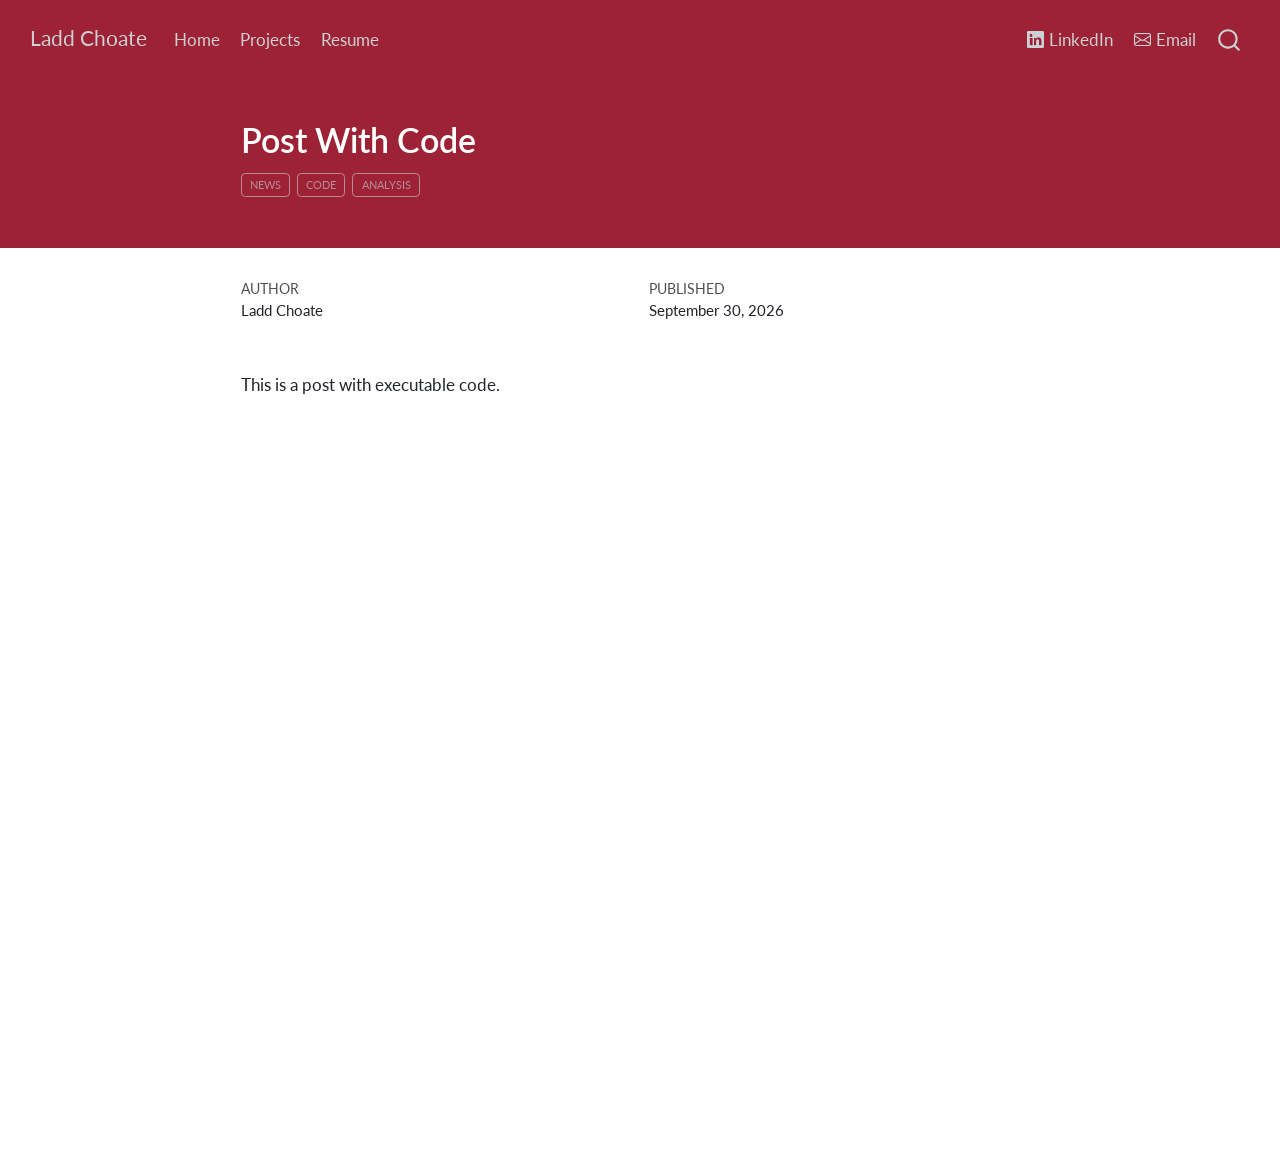
<file: docs/posts/post-with-code/index.html>
<!DOCTYPE html>
<html xmlns="http://www.w3.org/1999/xhtml" lang="en" xml:lang="en"><head>

<meta charset="utf-8">
<meta name="generator" content="quarto-1.7.32">

<meta name="viewport" content="width=device-width, initial-scale=1.0, user-scalable=yes">

<meta name="author" content="Ladd Choate">
<meta name="dcterms.date" content="2026-09-30">

<title>Post With Code – Ladd Choate</title>
<style>
code{white-space: pre-wrap;}
span.smallcaps{font-variant: small-caps;}
div.columns{display: flex; gap: min(4vw, 1.5em);}
div.column{flex: auto; overflow-x: auto;}
div.hanging-indent{margin-left: 1.5em; text-indent: -1.5em;}
ul.task-list{list-style: none;}
ul.task-list li input[type="checkbox"] {
  width: 0.8em;
  margin: 0 0.8em 0.2em -1em; /* quarto-specific, see https://github.com/quarto-dev/quarto-cli/issues/4556 */ 
  vertical-align: middle;
}
</style>


<script src="../../site_libs/quarto-nav/quarto-nav.js"></script>
<script src="../../site_libs/quarto-nav/headroom.min.js"></script>
<script src="../../site_libs/clipboard/clipboard.min.js"></script>
<script src="../../site_libs/quarto-search/autocomplete.umd.js"></script>
<script src="../../site_libs/quarto-search/fuse.min.js"></script>
<script src="../../site_libs/quarto-search/quarto-search.js"></script>
<meta name="quarto:offset" content="../../">
<script src="../../site_libs/quarto-html/quarto.js" type="module"></script>
<script src="../../site_libs/quarto-html/tabsets/tabsets.js" type="module"></script>
<script src="../../site_libs/quarto-html/popper.min.js"></script>
<script src="../../site_libs/quarto-html/tippy.umd.min.js"></script>
<script src="../../site_libs/quarto-html/anchor.min.js"></script>
<link href="../../site_libs/quarto-html/tippy.css" rel="stylesheet">
<link href="../../site_libs/quarto-html/quarto-syntax-highlighting-37eea08aefeeee20ff55810ff984fec1.css" rel="stylesheet" id="quarto-text-highlighting-styles">
<script src="../../site_libs/bootstrap/bootstrap.min.js"></script>
<link href="../../site_libs/bootstrap/bootstrap-icons.css" rel="stylesheet">
<link href="../../site_libs/bootstrap/bootstrap-99f625ff4988d8051891088571fbb89f.min.css" rel="stylesheet" append-hash="true" id="quarto-bootstrap" data-mode="light">
<script id="quarto-search-options" type="application/json">{
  "location": "navbar",
  "copy-button": false,
  "collapse-after": 3,
  "panel-placement": "end",
  "type": "overlay",
  "limit": 50,
  "keyboard-shortcut": [
    "f",
    "/",
    "s"
  ],
  "show-item-context": false,
  "language": {
    "search-no-results-text": "No results",
    "search-matching-documents-text": "matching documents",
    "search-copy-link-title": "Copy link to search",
    "search-hide-matches-text": "Hide additional matches",
    "search-more-match-text": "more match in this document",
    "search-more-matches-text": "more matches in this document",
    "search-clear-button-title": "Clear",
    "search-text-placeholder": "",
    "search-detached-cancel-button-title": "Cancel",
    "search-submit-button-title": "Submit",
    "search-label": "Search"
  }
}</script>


<link rel="stylesheet" href="../../styles.css">
</head>

<body class="nav-fixed fullcontent quarto-light">

<div id="quarto-search-results"></div>
  <header id="quarto-header" class="headroom fixed-top quarto-banner">
    <nav class="navbar navbar-expand-lg " data-bs-theme="dark">
      <div class="navbar-container container-fluid">
      <div class="navbar-brand-container mx-auto">
    <a class="navbar-brand" href="../../index.html">
    <span class="navbar-title">Ladd Choate</span>
    </a>
  </div>
            <div id="quarto-search" class="" title="Search"></div>
          <button class="navbar-toggler" type="button" data-bs-toggle="collapse" data-bs-target="#navbarCollapse" aria-controls="navbarCollapse" role="menu" aria-expanded="false" aria-label="Toggle navigation" onclick="if (window.quartoToggleHeadroom) { window.quartoToggleHeadroom(); }">
  <span class="navbar-toggler-icon"></span>
</button>
          <div class="collapse navbar-collapse" id="navbarCollapse">
            <ul class="navbar-nav navbar-nav-scroll me-auto">
  <li class="nav-item">
    <a class="nav-link" href="../../index.html"> 
<span class="menu-text">Home</span></a>
  </li>  
  <li class="nav-item">
    <a class="nav-link" href="../../projects.html"> 
<span class="menu-text">Projects</span></a>
  </li>  
  <li class="nav-item">
    <a class="nav-link" href="../../resume.html"> 
<span class="menu-text">Resume</span></a>
  </li>  
</ul>
            <ul class="navbar-nav navbar-nav-scroll ms-auto">
  <li class="nav-item">
    <a class="nav-link" href="https://www.linkedin.com/in/ladd-choate-550122430/"> <i class="bi bi-linkedin" role="img">
</i> 
<span class="menu-text">LinkedIn</span></a>
  </li>  
  <li class="nav-item">
    <a class="nav-link" href="mailto:lchoate@uark.edu"> <i class="bi bi-envelope" role="img">
</i> 
<span class="menu-text">Email</span></a>
  </li>  
</ul>
          </div> <!-- /navcollapse -->
            <div class="quarto-navbar-tools">
</div>
      </div> <!-- /container-fluid -->
    </nav>
</header>
<!-- content -->
<header id="title-block-header" class="quarto-title-block default page-columns page-full">
  <div class="quarto-title-banner page-columns page-full">
    <div class="quarto-title column-body">
      <h1 class="title">Post With Code</h1>
                                <div class="quarto-categories">
                <div class="quarto-category">news</div>
                <div class="quarto-category">code</div>
                <div class="quarto-category">analysis</div>
              </div>
                  </div>
  </div>
    
  
  <div class="quarto-title-meta">

      <div>
      <div class="quarto-title-meta-heading">Author</div>
      <div class="quarto-title-meta-contents">
               <p>Ladd Choate </p>
            </div>
    </div>
      
      <div>
      <div class="quarto-title-meta-heading">Published</div>
      <div class="quarto-title-meta-contents">
        <p class="date">September 30, 2026</p>
      </div>
    </div>
    
      
    </div>
    
  
  </header><div id="quarto-content" class="quarto-container page-columns page-rows-contents page-layout-article page-navbar">
<!-- sidebar -->
<!-- margin-sidebar -->
    
<!-- main -->
<main class="content quarto-banner-title-block" id="quarto-document-content">





<p>This is a post with executable code.</p>



</main> <!-- /main -->
<script id="quarto-html-after-body" type="application/javascript">
  window.document.addEventListener("DOMContentLoaded", function (event) {
    const icon = "";
    const anchorJS = new window.AnchorJS();
    anchorJS.options = {
      placement: 'right',
      icon: icon
    };
    anchorJS.add('.anchored');
    const isCodeAnnotation = (el) => {
      for (const clz of el.classList) {
        if (clz.startsWith('code-annotation-')) {                     
          return true;
        }
      }
      return false;
    }
    const onCopySuccess = function(e) {
      // button target
      const button = e.trigger;
      // don't keep focus
      button.blur();
      // flash "checked"
      button.classList.add('code-copy-button-checked');
      var currentTitle = button.getAttribute("title");
      button.setAttribute("title", "Copied!");
      let tooltip;
      if (window.bootstrap) {
        button.setAttribute("data-bs-toggle", "tooltip");
        button.setAttribute("data-bs-placement", "left");
        button.setAttribute("data-bs-title", "Copied!");
        tooltip = new bootstrap.Tooltip(button, 
          { trigger: "manual", 
            customClass: "code-copy-button-tooltip",
            offset: [0, -8]});
        tooltip.show();    
      }
      setTimeout(function() {
        if (tooltip) {
          tooltip.hide();
          button.removeAttribute("data-bs-title");
          button.removeAttribute("data-bs-toggle");
          button.removeAttribute("data-bs-placement");
        }
        button.setAttribute("title", currentTitle);
        button.classList.remove('code-copy-button-checked');
      }, 1000);
      // clear code selection
      e.clearSelection();
    }
    const getTextToCopy = function(trigger) {
        const codeEl = trigger.previousElementSibling.cloneNode(true);
        for (const childEl of codeEl.children) {
          if (isCodeAnnotation(childEl)) {
            childEl.remove();
          }
        }
        return codeEl.innerText;
    }
    const clipboard = new window.ClipboardJS('.code-copy-button:not([data-in-quarto-modal])', {
      text: getTextToCopy
    });
    clipboard.on('success', onCopySuccess);
    if (window.document.getElementById('quarto-embedded-source-code-modal')) {
      const clipboardModal = new window.ClipboardJS('.code-copy-button[data-in-quarto-modal]', {
        text: getTextToCopy,
        container: window.document.getElementById('quarto-embedded-source-code-modal')
      });
      clipboardModal.on('success', onCopySuccess);
    }
      var localhostRegex = new RegExp(/^(?:http|https):\/\/localhost\:?[0-9]*\//);
      var mailtoRegex = new RegExp(/^mailto:/);
        var filterRegex = new RegExp('/' + window.location.host + '/');
      var isInternal = (href) => {
          return filterRegex.test(href) || localhostRegex.test(href) || mailtoRegex.test(href);
      }
      // Inspect non-navigation links and adorn them if external
     var links = window.document.querySelectorAll('a[href]:not(.nav-link):not(.navbar-brand):not(.toc-action):not(.sidebar-link):not(.sidebar-item-toggle):not(.pagination-link):not(.no-external):not([aria-hidden]):not(.dropdown-item):not(.quarto-navigation-tool):not(.about-link)');
      for (var i=0; i<links.length; i++) {
        const link = links[i];
        if (!isInternal(link.href)) {
          // undo the damage that might have been done by quarto-nav.js in the case of
          // links that we want to consider external
          if (link.dataset.originalHref !== undefined) {
            link.href = link.dataset.originalHref;
          }
        }
      }
    function tippyHover(el, contentFn, onTriggerFn, onUntriggerFn) {
      const config = {
        allowHTML: true,
        maxWidth: 500,
        delay: 100,
        arrow: false,
        appendTo: function(el) {
            return el.parentElement;
        },
        interactive: true,
        interactiveBorder: 10,
        theme: 'quarto',
        placement: 'bottom-start',
      };
      if (contentFn) {
        config.content = contentFn;
      }
      if (onTriggerFn) {
        config.onTrigger = onTriggerFn;
      }
      if (onUntriggerFn) {
        config.onUntrigger = onUntriggerFn;
      }
      window.tippy(el, config); 
    }
    const noterefs = window.document.querySelectorAll('a[role="doc-noteref"]');
    for (var i=0; i<noterefs.length; i++) {
      const ref = noterefs[i];
      tippyHover(ref, function() {
        // use id or data attribute instead here
        let href = ref.getAttribute('data-footnote-href') || ref.getAttribute('href');
        try { href = new URL(href).hash; } catch {}
        const id = href.replace(/^#\/?/, "");
        const note = window.document.getElementById(id);
        if (note) {
          return note.innerHTML;
        } else {
          return "";
        }
      });
    }
    const xrefs = window.document.querySelectorAll('a.quarto-xref');
    const processXRef = (id, note) => {
      // Strip column container classes
      const stripColumnClz = (el) => {
        el.classList.remove("page-full", "page-columns");
        if (el.children) {
          for (const child of el.children) {
            stripColumnClz(child);
          }
        }
      }
      stripColumnClz(note)
      if (id === null || id.startsWith('sec-')) {
        // Special case sections, only their first couple elements
        const container = document.createElement("div");
        if (note.children && note.children.length > 2) {
          container.appendChild(note.children[0].cloneNode(true));
          for (let i = 1; i < note.children.length; i++) {
            const child = note.children[i];
            if (child.tagName === "P" && child.innerText === "") {
              continue;
            } else {
              container.appendChild(child.cloneNode(true));
              break;
            }
          }
          if (window.Quarto?.typesetMath) {
            window.Quarto.typesetMath(container);
          }
          return container.innerHTML
        } else {
          if (window.Quarto?.typesetMath) {
            window.Quarto.typesetMath(note);
          }
          return note.innerHTML;
        }
      } else {
        // Remove any anchor links if they are present
        const anchorLink = note.querySelector('a.anchorjs-link');
        if (anchorLink) {
          anchorLink.remove();
        }
        if (window.Quarto?.typesetMath) {
          window.Quarto.typesetMath(note);
        }
        if (note.classList.contains("callout")) {
          return note.outerHTML;
        } else {
          return note.innerHTML;
        }
      }
    }
    for (var i=0; i<xrefs.length; i++) {
      const xref = xrefs[i];
      tippyHover(xref, undefined, function(instance) {
        instance.disable();
        let url = xref.getAttribute('href');
        let hash = undefined; 
        if (url.startsWith('#')) {
          hash = url;
        } else {
          try { hash = new URL(url).hash; } catch {}
        }
        if (hash) {
          const id = hash.replace(/^#\/?/, "");
          const note = window.document.getElementById(id);
          if (note !== null) {
            try {
              const html = processXRef(id, note.cloneNode(true));
              instance.setContent(html);
            } finally {
              instance.enable();
              instance.show();
            }
          } else {
            // See if we can fetch this
            fetch(url.split('#')[0])
            .then(res => res.text())
            .then(html => {
              const parser = new DOMParser();
              const htmlDoc = parser.parseFromString(html, "text/html");
              const note = htmlDoc.getElementById(id);
              if (note !== null) {
                const html = processXRef(id, note);
                instance.setContent(html);
              } 
            }).finally(() => {
              instance.enable();
              instance.show();
            });
          }
        } else {
          // See if we can fetch a full url (with no hash to target)
          // This is a special case and we should probably do some content thinning / targeting
          fetch(url)
          .then(res => res.text())
          .then(html => {
            const parser = new DOMParser();
            const htmlDoc = parser.parseFromString(html, "text/html");
            const note = htmlDoc.querySelector('main.content');
            if (note !== null) {
              // This should only happen for chapter cross references
              // (since there is no id in the URL)
              // remove the first header
              if (note.children.length > 0 && note.children[0].tagName === "HEADER") {
                note.children[0].remove();
              }
              const html = processXRef(null, note);
              instance.setContent(html);
            } 
          }).finally(() => {
            instance.enable();
            instance.show();
          });
        }
      }, function(instance) {
      });
    }
        let selectedAnnoteEl;
        const selectorForAnnotation = ( cell, annotation) => {
          let cellAttr = 'data-code-cell="' + cell + '"';
          let lineAttr = 'data-code-annotation="' +  annotation + '"';
          const selector = 'span[' + cellAttr + '][' + lineAttr + ']';
          return selector;
        }
        const selectCodeLines = (annoteEl) => {
          const doc = window.document;
          const targetCell = annoteEl.getAttribute("data-target-cell");
          const targetAnnotation = annoteEl.getAttribute("data-target-annotation");
          const annoteSpan = window.document.querySelector(selectorForAnnotation(targetCell, targetAnnotation));
          const lines = annoteSpan.getAttribute("data-code-lines").split(",");
          const lineIds = lines.map((line) => {
            return targetCell + "-" + line;
          })
          let top = null;
          let height = null;
          let parent = null;
          if (lineIds.length > 0) {
              //compute the position of the single el (top and bottom and make a div)
              const el = window.document.getElementById(lineIds[0]);
              top = el.offsetTop;
              height = el.offsetHeight;
              parent = el.parentElement.parentElement;
            if (lineIds.length > 1) {
              const lastEl = window.document.getElementById(lineIds[lineIds.length - 1]);
              const bottom = lastEl.offsetTop + lastEl.offsetHeight;
              height = bottom - top;
            }
            if (top !== null && height !== null && parent !== null) {
              // cook up a div (if necessary) and position it 
              let div = window.document.getElementById("code-annotation-line-highlight");
              if (div === null) {
                div = window.document.createElement("div");
                div.setAttribute("id", "code-annotation-line-highlight");
                div.style.position = 'absolute';
                parent.appendChild(div);
              }
              div.style.top = top - 2 + "px";
              div.style.height = height + 4 + "px";
              div.style.left = 0;
              let gutterDiv = window.document.getElementById("code-annotation-line-highlight-gutter");
              if (gutterDiv === null) {
                gutterDiv = window.document.createElement("div");
                gutterDiv.setAttribute("id", "code-annotation-line-highlight-gutter");
                gutterDiv.style.position = 'absolute';
                const codeCell = window.document.getElementById(targetCell);
                const gutter = codeCell.querySelector('.code-annotation-gutter');
                gutter.appendChild(gutterDiv);
              }
              gutterDiv.style.top = top - 2 + "px";
              gutterDiv.style.height = height + 4 + "px";
            }
            selectedAnnoteEl = annoteEl;
          }
        };
        const unselectCodeLines = () => {
          const elementsIds = ["code-annotation-line-highlight", "code-annotation-line-highlight-gutter"];
          elementsIds.forEach((elId) => {
            const div = window.document.getElementById(elId);
            if (div) {
              div.remove();
            }
          });
          selectedAnnoteEl = undefined;
        };
          // Handle positioning of the toggle
      window.addEventListener(
        "resize",
        throttle(() => {
          elRect = undefined;
          if (selectedAnnoteEl) {
            selectCodeLines(selectedAnnoteEl);
          }
        }, 10)
      );
      function throttle(fn, ms) {
      let throttle = false;
      let timer;
        return (...args) => {
          if(!throttle) { // first call gets through
              fn.apply(this, args);
              throttle = true;
          } else { // all the others get throttled
              if(timer) clearTimeout(timer); // cancel #2
              timer = setTimeout(() => {
                fn.apply(this, args);
                timer = throttle = false;
              }, ms);
          }
        };
      }
        // Attach click handler to the DT
        const annoteDls = window.document.querySelectorAll('dt[data-target-cell]');
        for (const annoteDlNode of annoteDls) {
          annoteDlNode.addEventListener('click', (event) => {
            const clickedEl = event.target;
            if (clickedEl !== selectedAnnoteEl) {
              unselectCodeLines();
              const activeEl = window.document.querySelector('dt[data-target-cell].code-annotation-active');
              if (activeEl) {
                activeEl.classList.remove('code-annotation-active');
              }
              selectCodeLines(clickedEl);
              clickedEl.classList.add('code-annotation-active');
            } else {
              // Unselect the line
              unselectCodeLines();
              clickedEl.classList.remove('code-annotation-active');
            }
          });
        }
    const findCites = (el) => {
      const parentEl = el.parentElement;
      if (parentEl) {
        const cites = parentEl.dataset.cites;
        if (cites) {
          return {
            el,
            cites: cites.split(' ')
          };
        } else {
          return findCites(el.parentElement)
        }
      } else {
        return undefined;
      }
    };
    var bibliorefs = window.document.querySelectorAll('a[role="doc-biblioref"]');
    for (var i=0; i<bibliorefs.length; i++) {
      const ref = bibliorefs[i];
      const citeInfo = findCites(ref);
      if (citeInfo) {
        tippyHover(citeInfo.el, function() {
          var popup = window.document.createElement('div');
          citeInfo.cites.forEach(function(cite) {
            var citeDiv = window.document.createElement('div');
            citeDiv.classList.add('hanging-indent');
            citeDiv.classList.add('csl-entry');
            var biblioDiv = window.document.getElementById('ref-' + cite);
            if (biblioDiv) {
              citeDiv.innerHTML = biblioDiv.innerHTML;
            }
            popup.appendChild(citeDiv);
          });
          return popup.innerHTML;
        });
      }
    }
  });
  </script>
</div> <!-- /content -->




</body></html>
</file>
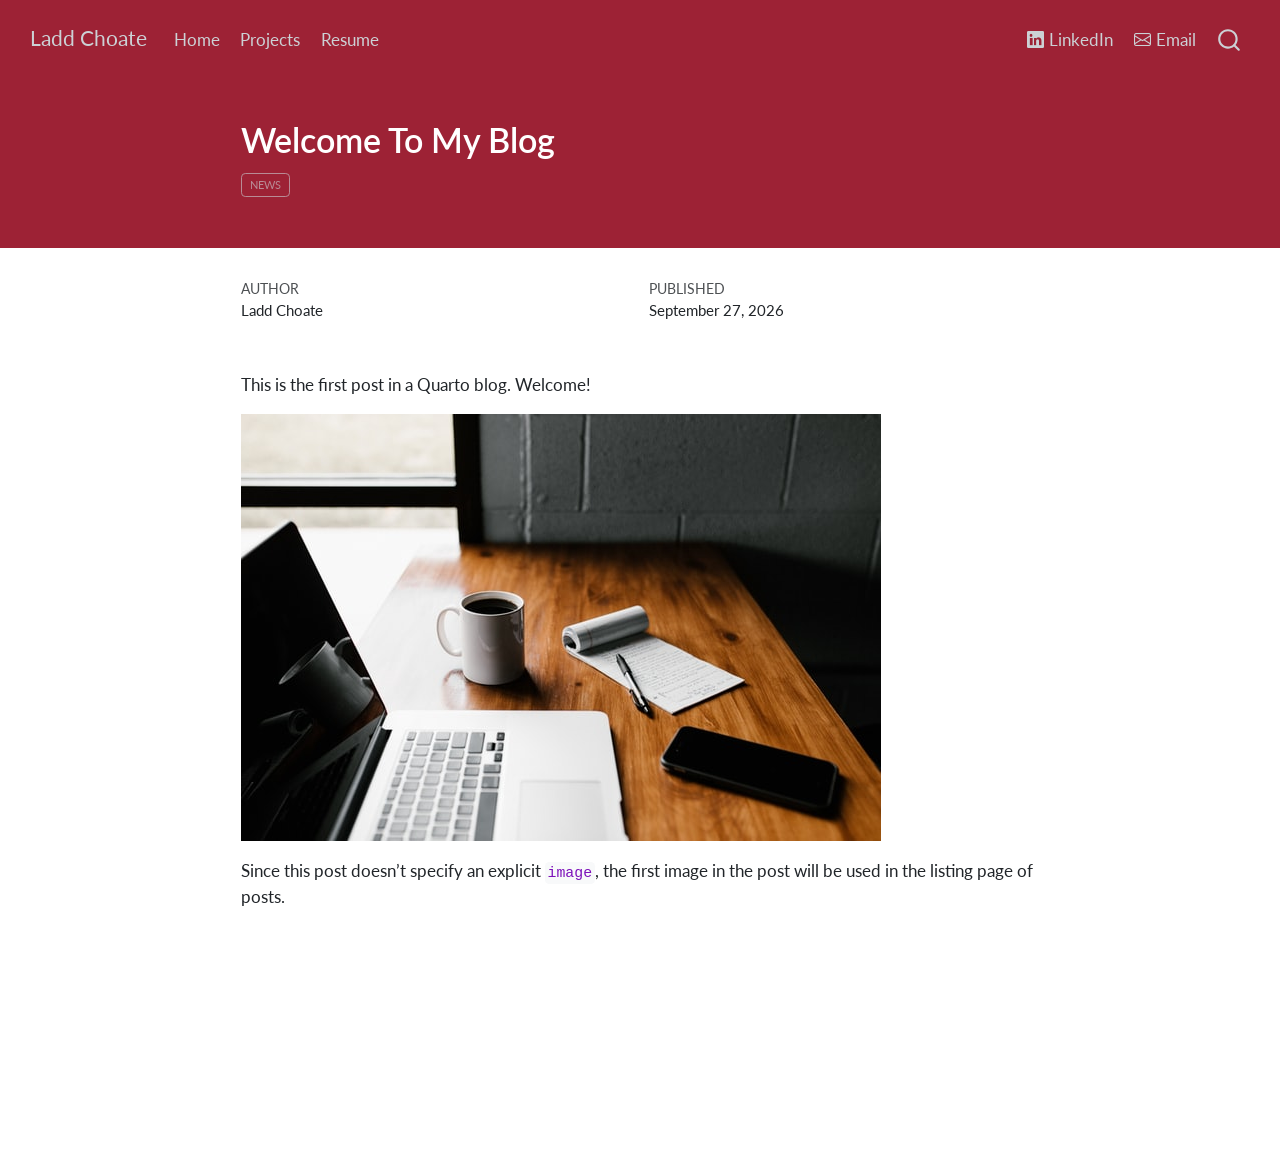
<file: docs/posts/welcome/index.html>
<!DOCTYPE html>
<html xmlns="http://www.w3.org/1999/xhtml" lang="en" xml:lang="en"><head>

<meta charset="utf-8">
<meta name="generator" content="quarto-1.7.32">

<meta name="viewport" content="width=device-width, initial-scale=1.0, user-scalable=yes">

<meta name="author" content="Ladd Choate">
<meta name="dcterms.date" content="2026-09-27">

<title>Welcome To My Blog – Ladd Choate</title>
<style>
code{white-space: pre-wrap;}
span.smallcaps{font-variant: small-caps;}
div.columns{display: flex; gap: min(4vw, 1.5em);}
div.column{flex: auto; overflow-x: auto;}
div.hanging-indent{margin-left: 1.5em; text-indent: -1.5em;}
ul.task-list{list-style: none;}
ul.task-list li input[type="checkbox"] {
  width: 0.8em;
  margin: 0 0.8em 0.2em -1em; /* quarto-specific, see https://github.com/quarto-dev/quarto-cli/issues/4556 */ 
  vertical-align: middle;
}
</style>


<script src="../../site_libs/quarto-nav/quarto-nav.js"></script>
<script src="../../site_libs/quarto-nav/headroom.min.js"></script>
<script src="../../site_libs/clipboard/clipboard.min.js"></script>
<script src="../../site_libs/quarto-search/autocomplete.umd.js"></script>
<script src="../../site_libs/quarto-search/fuse.min.js"></script>
<script src="../../site_libs/quarto-search/quarto-search.js"></script>
<meta name="quarto:offset" content="../../">
<script src="../../site_libs/quarto-html/quarto.js" type="module"></script>
<script src="../../site_libs/quarto-html/tabsets/tabsets.js" type="module"></script>
<script src="../../site_libs/quarto-html/popper.min.js"></script>
<script src="../../site_libs/quarto-html/tippy.umd.min.js"></script>
<script src="../../site_libs/quarto-html/anchor.min.js"></script>
<link href="../../site_libs/quarto-html/tippy.css" rel="stylesheet">
<link href="../../site_libs/quarto-html/quarto-syntax-highlighting-37eea08aefeeee20ff55810ff984fec1.css" rel="stylesheet" id="quarto-text-highlighting-styles">
<script src="../../site_libs/bootstrap/bootstrap.min.js"></script>
<link href="../../site_libs/bootstrap/bootstrap-icons.css" rel="stylesheet">
<link href="../../site_libs/bootstrap/bootstrap-99f625ff4988d8051891088571fbb89f.min.css" rel="stylesheet" append-hash="true" id="quarto-bootstrap" data-mode="light">
<script id="quarto-search-options" type="application/json">{
  "location": "navbar",
  "copy-button": false,
  "collapse-after": 3,
  "panel-placement": "end",
  "type": "overlay",
  "limit": 50,
  "keyboard-shortcut": [
    "f",
    "/",
    "s"
  ],
  "show-item-context": false,
  "language": {
    "search-no-results-text": "No results",
    "search-matching-documents-text": "matching documents",
    "search-copy-link-title": "Copy link to search",
    "search-hide-matches-text": "Hide additional matches",
    "search-more-match-text": "more match in this document",
    "search-more-matches-text": "more matches in this document",
    "search-clear-button-title": "Clear",
    "search-text-placeholder": "",
    "search-detached-cancel-button-title": "Cancel",
    "search-submit-button-title": "Submit",
    "search-label": "Search"
  }
}</script>


<link rel="stylesheet" href="../../styles.css">
</head>

<body class="nav-fixed fullcontent quarto-light">

<div id="quarto-search-results"></div>
  <header id="quarto-header" class="headroom fixed-top quarto-banner">
    <nav class="navbar navbar-expand-lg " data-bs-theme="dark">
      <div class="navbar-container container-fluid">
      <div class="navbar-brand-container mx-auto">
    <a class="navbar-brand" href="../../index.html">
    <span class="navbar-title">Ladd Choate</span>
    </a>
  </div>
            <div id="quarto-search" class="" title="Search"></div>
          <button class="navbar-toggler" type="button" data-bs-toggle="collapse" data-bs-target="#navbarCollapse" aria-controls="navbarCollapse" role="menu" aria-expanded="false" aria-label="Toggle navigation" onclick="if (window.quartoToggleHeadroom) { window.quartoToggleHeadroom(); }">
  <span class="navbar-toggler-icon"></span>
</button>
          <div class="collapse navbar-collapse" id="navbarCollapse">
            <ul class="navbar-nav navbar-nav-scroll me-auto">
  <li class="nav-item">
    <a class="nav-link" href="../../index.html"> 
<span class="menu-text">Home</span></a>
  </li>  
  <li class="nav-item">
    <a class="nav-link" href="../../projects.html"> 
<span class="menu-text">Projects</span></a>
  </li>  
  <li class="nav-item">
    <a class="nav-link" href="../../resume.html"> 
<span class="menu-text">Resume</span></a>
  </li>  
</ul>
            <ul class="navbar-nav navbar-nav-scroll ms-auto">
  <li class="nav-item">
    <a class="nav-link" href="https://www.linkedin.com/in/ladd-choate-550122430/"> <i class="bi bi-linkedin" role="img">
</i> 
<span class="menu-text">LinkedIn</span></a>
  </li>  
  <li class="nav-item">
    <a class="nav-link" href="mailto:lchoate@uark.edu"> <i class="bi bi-envelope" role="img">
</i> 
<span class="menu-text">Email</span></a>
  </li>  
</ul>
          </div> <!-- /navcollapse -->
            <div class="quarto-navbar-tools">
</div>
      </div> <!-- /container-fluid -->
    </nav>
</header>
<!-- content -->
<header id="title-block-header" class="quarto-title-block default page-columns page-full">
  <div class="quarto-title-banner page-columns page-full">
    <div class="quarto-title column-body">
      <h1 class="title">Welcome To My Blog</h1>
                                <div class="quarto-categories">
                <div class="quarto-category">news</div>
              </div>
                  </div>
  </div>
    
  
  <div class="quarto-title-meta">

      <div>
      <div class="quarto-title-meta-heading">Author</div>
      <div class="quarto-title-meta-contents">
               <p>Ladd Choate </p>
            </div>
    </div>
      
      <div>
      <div class="quarto-title-meta-heading">Published</div>
      <div class="quarto-title-meta-contents">
        <p class="date">September 27, 2026</p>
      </div>
    </div>
    
      
    </div>
    
  
  </header><div id="quarto-content" class="quarto-container page-columns page-rows-contents page-layout-article page-navbar">
<!-- sidebar -->
<!-- margin-sidebar -->
    
<!-- main -->
<main class="content quarto-banner-title-block" id="quarto-document-content">





<p>This is the first post in a Quarto blog. Welcome!</p>
<p><img src="thumbnail.jpg" class="img-fluid"></p>
<p>Since this post doesn’t specify an explicit <code>image</code>, the first image in the post will be used in the listing page of posts.</p>



</main> <!-- /main -->
<script id="quarto-html-after-body" type="application/javascript">
  window.document.addEventListener("DOMContentLoaded", function (event) {
    const icon = "";
    const anchorJS = new window.AnchorJS();
    anchorJS.options = {
      placement: 'right',
      icon: icon
    };
    anchorJS.add('.anchored');
    const isCodeAnnotation = (el) => {
      for (const clz of el.classList) {
        if (clz.startsWith('code-annotation-')) {                     
          return true;
        }
      }
      return false;
    }
    const onCopySuccess = function(e) {
      // button target
      const button = e.trigger;
      // don't keep focus
      button.blur();
      // flash "checked"
      button.classList.add('code-copy-button-checked');
      var currentTitle = button.getAttribute("title");
      button.setAttribute("title", "Copied!");
      let tooltip;
      if (window.bootstrap) {
        button.setAttribute("data-bs-toggle", "tooltip");
        button.setAttribute("data-bs-placement", "left");
        button.setAttribute("data-bs-title", "Copied!");
        tooltip = new bootstrap.Tooltip(button, 
          { trigger: "manual", 
            customClass: "code-copy-button-tooltip",
            offset: [0, -8]});
        tooltip.show();    
      }
      setTimeout(function() {
        if (tooltip) {
          tooltip.hide();
          button.removeAttribute("data-bs-title");
          button.removeAttribute("data-bs-toggle");
          button.removeAttribute("data-bs-placement");
        }
        button.setAttribute("title", currentTitle);
        button.classList.remove('code-copy-button-checked');
      }, 1000);
      // clear code selection
      e.clearSelection();
    }
    const getTextToCopy = function(trigger) {
        const codeEl = trigger.previousElementSibling.cloneNode(true);
        for (const childEl of codeEl.children) {
          if (isCodeAnnotation(childEl)) {
            childEl.remove();
          }
        }
        return codeEl.innerText;
    }
    const clipboard = new window.ClipboardJS('.code-copy-button:not([data-in-quarto-modal])', {
      text: getTextToCopy
    });
    clipboard.on('success', onCopySuccess);
    if (window.document.getElementById('quarto-embedded-source-code-modal')) {
      const clipboardModal = new window.ClipboardJS('.code-copy-button[data-in-quarto-modal]', {
        text: getTextToCopy,
        container: window.document.getElementById('quarto-embedded-source-code-modal')
      });
      clipboardModal.on('success', onCopySuccess);
    }
      var localhostRegex = new RegExp(/^(?:http|https):\/\/localhost\:?[0-9]*\//);
      var mailtoRegex = new RegExp(/^mailto:/);
        var filterRegex = new RegExp('/' + window.location.host + '/');
      var isInternal = (href) => {
          return filterRegex.test(href) || localhostRegex.test(href) || mailtoRegex.test(href);
      }
      // Inspect non-navigation links and adorn them if external
     var links = window.document.querySelectorAll('a[href]:not(.nav-link):not(.navbar-brand):not(.toc-action):not(.sidebar-link):not(.sidebar-item-toggle):not(.pagination-link):not(.no-external):not([aria-hidden]):not(.dropdown-item):not(.quarto-navigation-tool):not(.about-link)');
      for (var i=0; i<links.length; i++) {
        const link = links[i];
        if (!isInternal(link.href)) {
          // undo the damage that might have been done by quarto-nav.js in the case of
          // links that we want to consider external
          if (link.dataset.originalHref !== undefined) {
            link.href = link.dataset.originalHref;
          }
        }
      }
    function tippyHover(el, contentFn, onTriggerFn, onUntriggerFn) {
      const config = {
        allowHTML: true,
        maxWidth: 500,
        delay: 100,
        arrow: false,
        appendTo: function(el) {
            return el.parentElement;
        },
        interactive: true,
        interactiveBorder: 10,
        theme: 'quarto',
        placement: 'bottom-start',
      };
      if (contentFn) {
        config.content = contentFn;
      }
      if (onTriggerFn) {
        config.onTrigger = onTriggerFn;
      }
      if (onUntriggerFn) {
        config.onUntrigger = onUntriggerFn;
      }
      window.tippy(el, config); 
    }
    const noterefs = window.document.querySelectorAll('a[role="doc-noteref"]');
    for (var i=0; i<noterefs.length; i++) {
      const ref = noterefs[i];
      tippyHover(ref, function() {
        // use id or data attribute instead here
        let href = ref.getAttribute('data-footnote-href') || ref.getAttribute('href');
        try { href = new URL(href).hash; } catch {}
        const id = href.replace(/^#\/?/, "");
        const note = window.document.getElementById(id);
        if (note) {
          return note.innerHTML;
        } else {
          return "";
        }
      });
    }
    const xrefs = window.document.querySelectorAll('a.quarto-xref');
    const processXRef = (id, note) => {
      // Strip column container classes
      const stripColumnClz = (el) => {
        el.classList.remove("page-full", "page-columns");
        if (el.children) {
          for (const child of el.children) {
            stripColumnClz(child);
          }
        }
      }
      stripColumnClz(note)
      if (id === null || id.startsWith('sec-')) {
        // Special case sections, only their first couple elements
        const container = document.createElement("div");
        if (note.children && note.children.length > 2) {
          container.appendChild(note.children[0].cloneNode(true));
          for (let i = 1; i < note.children.length; i++) {
            const child = note.children[i];
            if (child.tagName === "P" && child.innerText === "") {
              continue;
            } else {
              container.appendChild(child.cloneNode(true));
              break;
            }
          }
          if (window.Quarto?.typesetMath) {
            window.Quarto.typesetMath(container);
          }
          return container.innerHTML
        } else {
          if (window.Quarto?.typesetMath) {
            window.Quarto.typesetMath(note);
          }
          return note.innerHTML;
        }
      } else {
        // Remove any anchor links if they are present
        const anchorLink = note.querySelector('a.anchorjs-link');
        if (anchorLink) {
          anchorLink.remove();
        }
        if (window.Quarto?.typesetMath) {
          window.Quarto.typesetMath(note);
        }
        if (note.classList.contains("callout")) {
          return note.outerHTML;
        } else {
          return note.innerHTML;
        }
      }
    }
    for (var i=0; i<xrefs.length; i++) {
      const xref = xrefs[i];
      tippyHover(xref, undefined, function(instance) {
        instance.disable();
        let url = xref.getAttribute('href');
        let hash = undefined; 
        if (url.startsWith('#')) {
          hash = url;
        } else {
          try { hash = new URL(url).hash; } catch {}
        }
        if (hash) {
          const id = hash.replace(/^#\/?/, "");
          const note = window.document.getElementById(id);
          if (note !== null) {
            try {
              const html = processXRef(id, note.cloneNode(true));
              instance.setContent(html);
            } finally {
              instance.enable();
              instance.show();
            }
          } else {
            // See if we can fetch this
            fetch(url.split('#')[0])
            .then(res => res.text())
            .then(html => {
              const parser = new DOMParser();
              const htmlDoc = parser.parseFromString(html, "text/html");
              const note = htmlDoc.getElementById(id);
              if (note !== null) {
                const html = processXRef(id, note);
                instance.setContent(html);
              } 
            }).finally(() => {
              instance.enable();
              instance.show();
            });
          }
        } else {
          // See if we can fetch a full url (with no hash to target)
          // This is a special case and we should probably do some content thinning / targeting
          fetch(url)
          .then(res => res.text())
          .then(html => {
            const parser = new DOMParser();
            const htmlDoc = parser.parseFromString(html, "text/html");
            const note = htmlDoc.querySelector('main.content');
            if (note !== null) {
              // This should only happen for chapter cross references
              // (since there is no id in the URL)
              // remove the first header
              if (note.children.length > 0 && note.children[0].tagName === "HEADER") {
                note.children[0].remove();
              }
              const html = processXRef(null, note);
              instance.setContent(html);
            } 
          }).finally(() => {
            instance.enable();
            instance.show();
          });
        }
      }, function(instance) {
      });
    }
        let selectedAnnoteEl;
        const selectorForAnnotation = ( cell, annotation) => {
          let cellAttr = 'data-code-cell="' + cell + '"';
          let lineAttr = 'data-code-annotation="' +  annotation + '"';
          const selector = 'span[' + cellAttr + '][' + lineAttr + ']';
          return selector;
        }
        const selectCodeLines = (annoteEl) => {
          const doc = window.document;
          const targetCell = annoteEl.getAttribute("data-target-cell");
          const targetAnnotation = annoteEl.getAttribute("data-target-annotation");
          const annoteSpan = window.document.querySelector(selectorForAnnotation(targetCell, targetAnnotation));
          const lines = annoteSpan.getAttribute("data-code-lines").split(",");
          const lineIds = lines.map((line) => {
            return targetCell + "-" + line;
          })
          let top = null;
          let height = null;
          let parent = null;
          if (lineIds.length > 0) {
              //compute the position of the single el (top and bottom and make a div)
              const el = window.document.getElementById(lineIds[0]);
              top = el.offsetTop;
              height = el.offsetHeight;
              parent = el.parentElement.parentElement;
            if (lineIds.length > 1) {
              const lastEl = window.document.getElementById(lineIds[lineIds.length - 1]);
              const bottom = lastEl.offsetTop + lastEl.offsetHeight;
              height = bottom - top;
            }
            if (top !== null && height !== null && parent !== null) {
              // cook up a div (if necessary) and position it 
              let div = window.document.getElementById("code-annotation-line-highlight");
              if (div === null) {
                div = window.document.createElement("div");
                div.setAttribute("id", "code-annotation-line-highlight");
                div.style.position = 'absolute';
                parent.appendChild(div);
              }
              div.style.top = top - 2 + "px";
              div.style.height = height + 4 + "px";
              div.style.left = 0;
              let gutterDiv = window.document.getElementById("code-annotation-line-highlight-gutter");
              if (gutterDiv === null) {
                gutterDiv = window.document.createElement("div");
                gutterDiv.setAttribute("id", "code-annotation-line-highlight-gutter");
                gutterDiv.style.position = 'absolute';
                const codeCell = window.document.getElementById(targetCell);
                const gutter = codeCell.querySelector('.code-annotation-gutter');
                gutter.appendChild(gutterDiv);
              }
              gutterDiv.style.top = top - 2 + "px";
              gutterDiv.style.height = height + 4 + "px";
            }
            selectedAnnoteEl = annoteEl;
          }
        };
        const unselectCodeLines = () => {
          const elementsIds = ["code-annotation-line-highlight", "code-annotation-line-highlight-gutter"];
          elementsIds.forEach((elId) => {
            const div = window.document.getElementById(elId);
            if (div) {
              div.remove();
            }
          });
          selectedAnnoteEl = undefined;
        };
          // Handle positioning of the toggle
      window.addEventListener(
        "resize",
        throttle(() => {
          elRect = undefined;
          if (selectedAnnoteEl) {
            selectCodeLines(selectedAnnoteEl);
          }
        }, 10)
      );
      function throttle(fn, ms) {
      let throttle = false;
      let timer;
        return (...args) => {
          if(!throttle) { // first call gets through
              fn.apply(this, args);
              throttle = true;
          } else { // all the others get throttled
              if(timer) clearTimeout(timer); // cancel #2
              timer = setTimeout(() => {
                fn.apply(this, args);
                timer = throttle = false;
              }, ms);
          }
        };
      }
        // Attach click handler to the DT
        const annoteDls = window.document.querySelectorAll('dt[data-target-cell]');
        for (const annoteDlNode of annoteDls) {
          annoteDlNode.addEventListener('click', (event) => {
            const clickedEl = event.target;
            if (clickedEl !== selectedAnnoteEl) {
              unselectCodeLines();
              const activeEl = window.document.querySelector('dt[data-target-cell].code-annotation-active');
              if (activeEl) {
                activeEl.classList.remove('code-annotation-active');
              }
              selectCodeLines(clickedEl);
              clickedEl.classList.add('code-annotation-active');
            } else {
              // Unselect the line
              unselectCodeLines();
              clickedEl.classList.remove('code-annotation-active');
            }
          });
        }
    const findCites = (el) => {
      const parentEl = el.parentElement;
      if (parentEl) {
        const cites = parentEl.dataset.cites;
        if (cites) {
          return {
            el,
            cites: cites.split(' ')
          };
        } else {
          return findCites(el.parentElement)
        }
      } else {
        return undefined;
      }
    };
    var bibliorefs = window.document.querySelectorAll('a[role="doc-biblioref"]');
    for (var i=0; i<bibliorefs.length; i++) {
      const ref = bibliorefs[i];
      const citeInfo = findCites(ref);
      if (citeInfo) {
        tippyHover(citeInfo.el, function() {
          var popup = window.document.createElement('div');
          citeInfo.cites.forEach(function(cite) {
            var citeDiv = window.document.createElement('div');
            citeDiv.classList.add('hanging-indent');
            citeDiv.classList.add('csl-entry');
            var biblioDiv = window.document.getElementById('ref-' + cite);
            if (biblioDiv) {
              citeDiv.innerHTML = biblioDiv.innerHTML;
            }
            popup.appendChild(citeDiv);
          });
          return popup.innerHTML;
        });
      }
    }
  });
  </script>
</div> <!-- /content -->




</body></html>
</file>
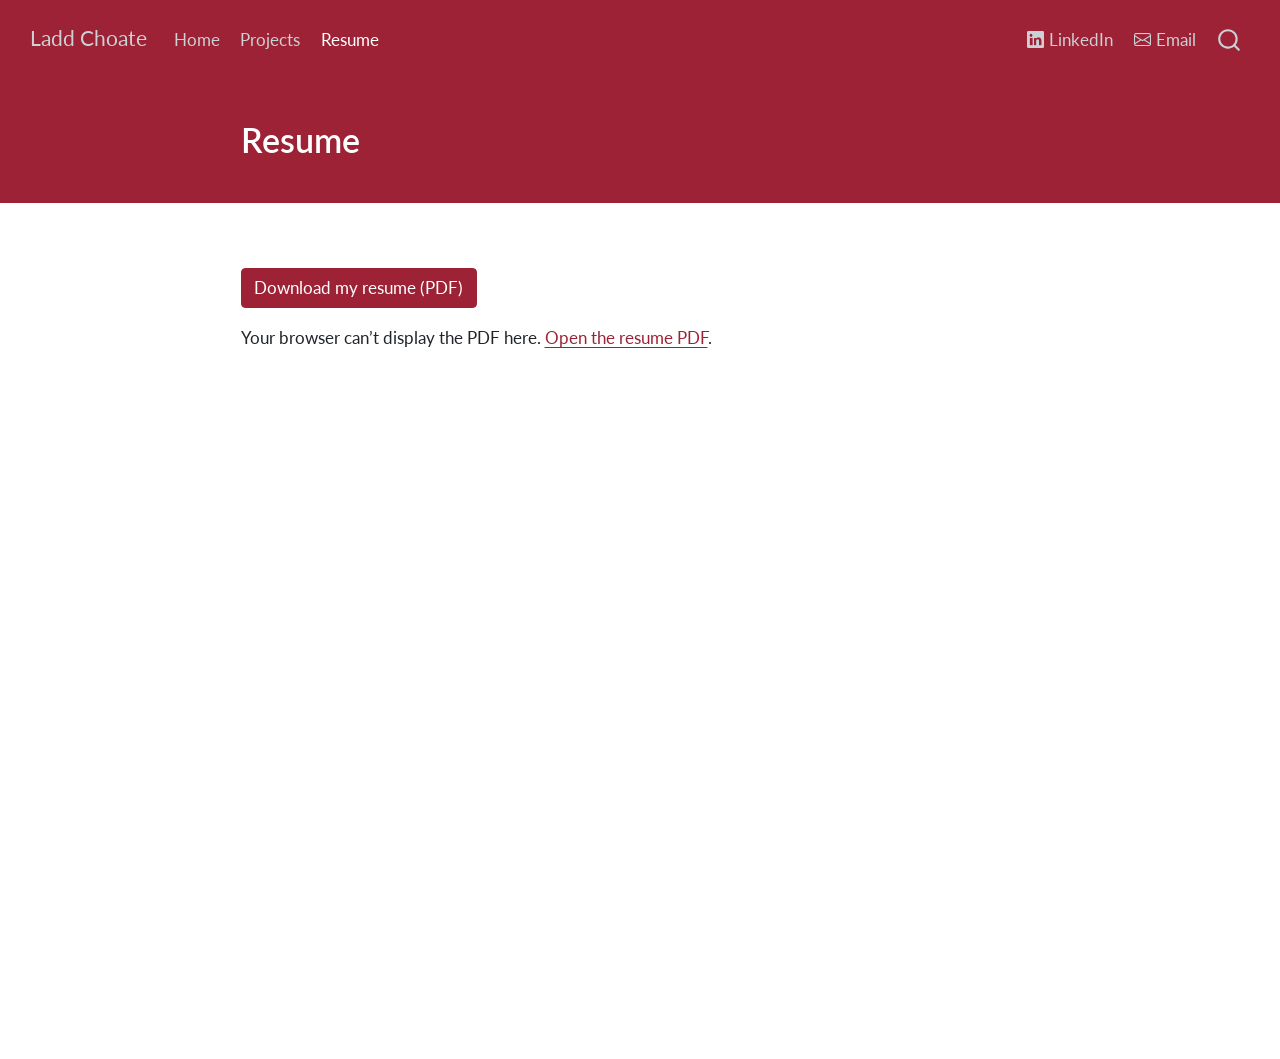
<file: docs/resume.html>
<!DOCTYPE html>
<html xmlns="http://www.w3.org/1999/xhtml" lang="en" xml:lang="en"><head>

<meta charset="utf-8">
<meta name="generator" content="quarto-1.7.32">

<meta name="viewport" content="width=device-width, initial-scale=1.0, user-scalable=yes">


<title>Resume – Ladd Choate</title>
<style>
code{white-space: pre-wrap;}
span.smallcaps{font-variant: small-caps;}
div.columns{display: flex; gap: min(4vw, 1.5em);}
div.column{flex: auto; overflow-x: auto;}
div.hanging-indent{margin-left: 1.5em; text-indent: -1.5em;}
ul.task-list{list-style: none;}
ul.task-list li input[type="checkbox"] {
  width: 0.8em;
  margin: 0 0.8em 0.2em -1em; /* quarto-specific, see https://github.com/quarto-dev/quarto-cli/issues/4556 */ 
  vertical-align: middle;
}
</style>


<script src="site_libs/quarto-nav/quarto-nav.js"></script>
<script src="site_libs/quarto-nav/headroom.min.js"></script>
<script src="site_libs/clipboard/clipboard.min.js"></script>
<script src="site_libs/quarto-search/autocomplete.umd.js"></script>
<script src="site_libs/quarto-search/fuse.min.js"></script>
<script src="site_libs/quarto-search/quarto-search.js"></script>
<meta name="quarto:offset" content="./">
<script src="site_libs/quarto-html/quarto.js" type="module"></script>
<script src="site_libs/quarto-html/tabsets/tabsets.js" type="module"></script>
<script src="site_libs/quarto-html/popper.min.js"></script>
<script src="site_libs/quarto-html/tippy.umd.min.js"></script>
<script src="site_libs/quarto-html/anchor.min.js"></script>
<link href="site_libs/quarto-html/tippy.css" rel="stylesheet">
<link href="site_libs/quarto-html/quarto-syntax-highlighting-37eea08aefeeee20ff55810ff984fec1.css" rel="stylesheet" id="quarto-text-highlighting-styles">
<script src="site_libs/bootstrap/bootstrap.min.js"></script>
<link href="site_libs/bootstrap/bootstrap-icons.css" rel="stylesheet">
<link href="site_libs/bootstrap/bootstrap-99f625ff4988d8051891088571fbb89f.min.css" rel="stylesheet" append-hash="true" id="quarto-bootstrap" data-mode="light">
<script id="quarto-search-options" type="application/json">{
  "location": "navbar",
  "copy-button": false,
  "collapse-after": 3,
  "panel-placement": "end",
  "type": "overlay",
  "limit": 50,
  "keyboard-shortcut": [
    "f",
    "/",
    "s"
  ],
  "show-item-context": false,
  "language": {
    "search-no-results-text": "No results",
    "search-matching-documents-text": "matching documents",
    "search-copy-link-title": "Copy link to search",
    "search-hide-matches-text": "Hide additional matches",
    "search-more-match-text": "more match in this document",
    "search-more-matches-text": "more matches in this document",
    "search-clear-button-title": "Clear",
    "search-text-placeholder": "",
    "search-detached-cancel-button-title": "Cancel",
    "search-submit-button-title": "Submit",
    "search-label": "Search"
  }
}</script>


<link rel="stylesheet" href="styles.css">
</head>

<body class="nav-fixed fullcontent quarto-light">

<div id="quarto-search-results"></div>
  <header id="quarto-header" class="headroom fixed-top quarto-banner">
    <nav class="navbar navbar-expand-lg " data-bs-theme="dark">
      <div class="navbar-container container-fluid">
      <div class="navbar-brand-container mx-auto">
    <a class="navbar-brand" href="./index.html">
    <span class="navbar-title">Ladd Choate</span>
    </a>
  </div>
            <div id="quarto-search" class="" title="Search"></div>
          <button class="navbar-toggler" type="button" data-bs-toggle="collapse" data-bs-target="#navbarCollapse" aria-controls="navbarCollapse" role="menu" aria-expanded="false" aria-label="Toggle navigation" onclick="if (window.quartoToggleHeadroom) { window.quartoToggleHeadroom(); }">
  <span class="navbar-toggler-icon"></span>
</button>
          <div class="collapse navbar-collapse" id="navbarCollapse">
            <ul class="navbar-nav navbar-nav-scroll me-auto">
  <li class="nav-item">
    <a class="nav-link" href="./index.html"> 
<span class="menu-text">Home</span></a>
  </li>  
  <li class="nav-item">
    <a class="nav-link" href="./projects.html"> 
<span class="menu-text">Projects</span></a>
  </li>  
  <li class="nav-item">
    <a class="nav-link active" href="./resume.html" aria-current="page"> 
<span class="menu-text">Resume</span></a>
  </li>  
</ul>
            <ul class="navbar-nav navbar-nav-scroll ms-auto">
  <li class="nav-item">
    <a class="nav-link" href="https://www.linkedin.com/in/ladd-choate-550122430/"> <i class="bi bi-linkedin" role="img">
</i> 
<span class="menu-text">LinkedIn</span></a>
  </li>  
  <li class="nav-item">
    <a class="nav-link" href="mailto:lchoate@uark.edu"> <i class="bi bi-envelope" role="img">
</i> 
<span class="menu-text">Email</span></a>
  </li>  
</ul>
          </div> <!-- /navcollapse -->
            <div class="quarto-navbar-tools">
</div>
      </div> <!-- /container-fluid -->
    </nav>
</header>
<!-- content -->
<header id="title-block-header" class="quarto-title-block default page-columns page-full">
  <div class="quarto-title-banner page-columns page-full">
    <div class="quarto-title column-body">
      <h1 class="title">Resume</h1>
                      </div>
  </div>
    
  
  <div class="quarto-title-meta">

      
    
      
    </div>
    
  
  </header><div id="quarto-content" class="quarto-container page-columns page-rows-contents page-layout-article page-navbar">
<!-- sidebar -->
<!-- margin-sidebar -->
    
<!-- main -->
<main class="content quarto-banner-title-block" id="quarto-document-content">





<p><a href="resources/Ladd_Choate_Resume.pdf" class="btn btn-primary">Download my resume (PDF)</a></p>
<object data="resources/Ladd_Choate_Resume.pdf" type="application/pdf" width="100%" height="1000px">
<p>
Your browser can’t display the PDF here. <a href="resources/Ladd_Choate_Resume.pdf">Open the resume PDF</a>.
</p>
</object>



</main> <!-- /main -->
<script id="quarto-html-after-body" type="application/javascript">
  window.document.addEventListener("DOMContentLoaded", function (event) {
    const icon = "";
    const anchorJS = new window.AnchorJS();
    anchorJS.options = {
      placement: 'right',
      icon: icon
    };
    anchorJS.add('.anchored');
    const isCodeAnnotation = (el) => {
      for (const clz of el.classList) {
        if (clz.startsWith('code-annotation-')) {                     
          return true;
        }
      }
      return false;
    }
    const onCopySuccess = function(e) {
      // button target
      const button = e.trigger;
      // don't keep focus
      button.blur();
      // flash "checked"
      button.classList.add('code-copy-button-checked');
      var currentTitle = button.getAttribute("title");
      button.setAttribute("title", "Copied!");
      let tooltip;
      if (window.bootstrap) {
        button.setAttribute("data-bs-toggle", "tooltip");
        button.setAttribute("data-bs-placement", "left");
        button.setAttribute("data-bs-title", "Copied!");
        tooltip = new bootstrap.Tooltip(button, 
          { trigger: "manual", 
            customClass: "code-copy-button-tooltip",
            offset: [0, -8]});
        tooltip.show();    
      }
      setTimeout(function() {
        if (tooltip) {
          tooltip.hide();
          button.removeAttribute("data-bs-title");
          button.removeAttribute("data-bs-toggle");
          button.removeAttribute("data-bs-placement");
        }
        button.setAttribute("title", currentTitle);
        button.classList.remove('code-copy-button-checked');
      }, 1000);
      // clear code selection
      e.clearSelection();
    }
    const getTextToCopy = function(trigger) {
        const codeEl = trigger.previousElementSibling.cloneNode(true);
        for (const childEl of codeEl.children) {
          if (isCodeAnnotation(childEl)) {
            childEl.remove();
          }
        }
        return codeEl.innerText;
    }
    const clipboard = new window.ClipboardJS('.code-copy-button:not([data-in-quarto-modal])', {
      text: getTextToCopy
    });
    clipboard.on('success', onCopySuccess);
    if (window.document.getElementById('quarto-embedded-source-code-modal')) {
      const clipboardModal = new window.ClipboardJS('.code-copy-button[data-in-quarto-modal]', {
        text: getTextToCopy,
        container: window.document.getElementById('quarto-embedded-source-code-modal')
      });
      clipboardModal.on('success', onCopySuccess);
    }
      var localhostRegex = new RegExp(/^(?:http|https):\/\/localhost\:?[0-9]*\//);
      var mailtoRegex = new RegExp(/^mailto:/);
        var filterRegex = new RegExp('/' + window.location.host + '/');
      var isInternal = (href) => {
          return filterRegex.test(href) || localhostRegex.test(href) || mailtoRegex.test(href);
      }
      // Inspect non-navigation links and adorn them if external
     var links = window.document.querySelectorAll('a[href]:not(.nav-link):not(.navbar-brand):not(.toc-action):not(.sidebar-link):not(.sidebar-item-toggle):not(.pagination-link):not(.no-external):not([aria-hidden]):not(.dropdown-item):not(.quarto-navigation-tool):not(.about-link)');
      for (var i=0; i<links.length; i++) {
        const link = links[i];
        if (!isInternal(link.href)) {
          // undo the damage that might have been done by quarto-nav.js in the case of
          // links that we want to consider external
          if (link.dataset.originalHref !== undefined) {
            link.href = link.dataset.originalHref;
          }
        }
      }
    function tippyHover(el, contentFn, onTriggerFn, onUntriggerFn) {
      const config = {
        allowHTML: true,
        maxWidth: 500,
        delay: 100,
        arrow: false,
        appendTo: function(el) {
            return el.parentElement;
        },
        interactive: true,
        interactiveBorder: 10,
        theme: 'quarto',
        placement: 'bottom-start',
      };
      if (contentFn) {
        config.content = contentFn;
      }
      if (onTriggerFn) {
        config.onTrigger = onTriggerFn;
      }
      if (onUntriggerFn) {
        config.onUntrigger = onUntriggerFn;
      }
      window.tippy(el, config); 
    }
    const noterefs = window.document.querySelectorAll('a[role="doc-noteref"]');
    for (var i=0; i<noterefs.length; i++) {
      const ref = noterefs[i];
      tippyHover(ref, function() {
        // use id or data attribute instead here
        let href = ref.getAttribute('data-footnote-href') || ref.getAttribute('href');
        try { href = new URL(href).hash; } catch {}
        const id = href.replace(/^#\/?/, "");
        const note = window.document.getElementById(id);
        if (note) {
          return note.innerHTML;
        } else {
          return "";
        }
      });
    }
    const xrefs = window.document.querySelectorAll('a.quarto-xref');
    const processXRef = (id, note) => {
      // Strip column container classes
      const stripColumnClz = (el) => {
        el.classList.remove("page-full", "page-columns");
        if (el.children) {
          for (const child of el.children) {
            stripColumnClz(child);
          }
        }
      }
      stripColumnClz(note)
      if (id === null || id.startsWith('sec-')) {
        // Special case sections, only their first couple elements
        const container = document.createElement("div");
        if (note.children && note.children.length > 2) {
          container.appendChild(note.children[0].cloneNode(true));
          for (let i = 1; i < note.children.length; i++) {
            const child = note.children[i];
            if (child.tagName === "P" && child.innerText === "") {
              continue;
            } else {
              container.appendChild(child.cloneNode(true));
              break;
            }
          }
          if (window.Quarto?.typesetMath) {
            window.Quarto.typesetMath(container);
          }
          return container.innerHTML
        } else {
          if (window.Quarto?.typesetMath) {
            window.Quarto.typesetMath(note);
          }
          return note.innerHTML;
        }
      } else {
        // Remove any anchor links if they are present
        const anchorLink = note.querySelector('a.anchorjs-link');
        if (anchorLink) {
          anchorLink.remove();
        }
        if (window.Quarto?.typesetMath) {
          window.Quarto.typesetMath(note);
        }
        if (note.classList.contains("callout")) {
          return note.outerHTML;
        } else {
          return note.innerHTML;
        }
      }
    }
    for (var i=0; i<xrefs.length; i++) {
      const xref = xrefs[i];
      tippyHover(xref, undefined, function(instance) {
        instance.disable();
        let url = xref.getAttribute('href');
        let hash = undefined; 
        if (url.startsWith('#')) {
          hash = url;
        } else {
          try { hash = new URL(url).hash; } catch {}
        }
        if (hash) {
          const id = hash.replace(/^#\/?/, "");
          const note = window.document.getElementById(id);
          if (note !== null) {
            try {
              const html = processXRef(id, note.cloneNode(true));
              instance.setContent(html);
            } finally {
              instance.enable();
              instance.show();
            }
          } else {
            // See if we can fetch this
            fetch(url.split('#')[0])
            .then(res => res.text())
            .then(html => {
              const parser = new DOMParser();
              const htmlDoc = parser.parseFromString(html, "text/html");
              const note = htmlDoc.getElementById(id);
              if (note !== null) {
                const html = processXRef(id, note);
                instance.setContent(html);
              } 
            }).finally(() => {
              instance.enable();
              instance.show();
            });
          }
        } else {
          // See if we can fetch a full url (with no hash to target)
          // This is a special case and we should probably do some content thinning / targeting
          fetch(url)
          .then(res => res.text())
          .then(html => {
            const parser = new DOMParser();
            const htmlDoc = parser.parseFromString(html, "text/html");
            const note = htmlDoc.querySelector('main.content');
            if (note !== null) {
              // This should only happen for chapter cross references
              // (since there is no id in the URL)
              // remove the first header
              if (note.children.length > 0 && note.children[0].tagName === "HEADER") {
                note.children[0].remove();
              }
              const html = processXRef(null, note);
              instance.setContent(html);
            } 
          }).finally(() => {
            instance.enable();
            instance.show();
          });
        }
      }, function(instance) {
      });
    }
        let selectedAnnoteEl;
        const selectorForAnnotation = ( cell, annotation) => {
          let cellAttr = 'data-code-cell="' + cell + '"';
          let lineAttr = 'data-code-annotation="' +  annotation + '"';
          const selector = 'span[' + cellAttr + '][' + lineAttr + ']';
          return selector;
        }
        const selectCodeLines = (annoteEl) => {
          const doc = window.document;
          const targetCell = annoteEl.getAttribute("data-target-cell");
          const targetAnnotation = annoteEl.getAttribute("data-target-annotation");
          const annoteSpan = window.document.querySelector(selectorForAnnotation(targetCell, targetAnnotation));
          const lines = annoteSpan.getAttribute("data-code-lines").split(",");
          const lineIds = lines.map((line) => {
            return targetCell + "-" + line;
          })
          let top = null;
          let height = null;
          let parent = null;
          if (lineIds.length > 0) {
              //compute the position of the single el (top and bottom and make a div)
              const el = window.document.getElementById(lineIds[0]);
              top = el.offsetTop;
              height = el.offsetHeight;
              parent = el.parentElement.parentElement;
            if (lineIds.length > 1) {
              const lastEl = window.document.getElementById(lineIds[lineIds.length - 1]);
              const bottom = lastEl.offsetTop + lastEl.offsetHeight;
              height = bottom - top;
            }
            if (top !== null && height !== null && parent !== null) {
              // cook up a div (if necessary) and position it 
              let div = window.document.getElementById("code-annotation-line-highlight");
              if (div === null) {
                div = window.document.createElement("div");
                div.setAttribute("id", "code-annotation-line-highlight");
                div.style.position = 'absolute';
                parent.appendChild(div);
              }
              div.style.top = top - 2 + "px";
              div.style.height = height + 4 + "px";
              div.style.left = 0;
              let gutterDiv = window.document.getElementById("code-annotation-line-highlight-gutter");
              if (gutterDiv === null) {
                gutterDiv = window.document.createElement("div");
                gutterDiv.setAttribute("id", "code-annotation-line-highlight-gutter");
                gutterDiv.style.position = 'absolute';
                const codeCell = window.document.getElementById(targetCell);
                const gutter = codeCell.querySelector('.code-annotation-gutter');
                gutter.appendChild(gutterDiv);
              }
              gutterDiv.style.top = top - 2 + "px";
              gutterDiv.style.height = height + 4 + "px";
            }
            selectedAnnoteEl = annoteEl;
          }
        };
        const unselectCodeLines = () => {
          const elementsIds = ["code-annotation-line-highlight", "code-annotation-line-highlight-gutter"];
          elementsIds.forEach((elId) => {
            const div = window.document.getElementById(elId);
            if (div) {
              div.remove();
            }
          });
          selectedAnnoteEl = undefined;
        };
          // Handle positioning of the toggle
      window.addEventListener(
        "resize",
        throttle(() => {
          elRect = undefined;
          if (selectedAnnoteEl) {
            selectCodeLines(selectedAnnoteEl);
          }
        }, 10)
      );
      function throttle(fn, ms) {
      let throttle = false;
      let timer;
        return (...args) => {
          if(!throttle) { // first call gets through
              fn.apply(this, args);
              throttle = true;
          } else { // all the others get throttled
              if(timer) clearTimeout(timer); // cancel #2
              timer = setTimeout(() => {
                fn.apply(this, args);
                timer = throttle = false;
              }, ms);
          }
        };
      }
        // Attach click handler to the DT
        const annoteDls = window.document.querySelectorAll('dt[data-target-cell]');
        for (const annoteDlNode of annoteDls) {
          annoteDlNode.addEventListener('click', (event) => {
            const clickedEl = event.target;
            if (clickedEl !== selectedAnnoteEl) {
              unselectCodeLines();
              const activeEl = window.document.querySelector('dt[data-target-cell].code-annotation-active');
              if (activeEl) {
                activeEl.classList.remove('code-annotation-active');
              }
              selectCodeLines(clickedEl);
              clickedEl.classList.add('code-annotation-active');
            } else {
              // Unselect the line
              unselectCodeLines();
              clickedEl.classList.remove('code-annotation-active');
            }
          });
        }
    const findCites = (el) => {
      const parentEl = el.parentElement;
      if (parentEl) {
        const cites = parentEl.dataset.cites;
        if (cites) {
          return {
            el,
            cites: cites.split(' ')
          };
        } else {
          return findCites(el.parentElement)
        }
      } else {
        return undefined;
      }
    };
    var bibliorefs = window.document.querySelectorAll('a[role="doc-biblioref"]');
    for (var i=0; i<bibliorefs.length; i++) {
      const ref = bibliorefs[i];
      const citeInfo = findCites(ref);
      if (citeInfo) {
        tippyHover(citeInfo.el, function() {
          var popup = window.document.createElement('div');
          citeInfo.cites.forEach(function(cite) {
            var citeDiv = window.document.createElement('div');
            citeDiv.classList.add('hanging-indent');
            citeDiv.classList.add('csl-entry');
            var biblioDiv = window.document.getElementById('ref-' + cite);
            if (biblioDiv) {
              citeDiv.innerHTML = biblioDiv.innerHTML;
            }
            popup.appendChild(citeDiv);
          });
          return popup.innerHTML;
        });
      }
    }
  });
  </script>
</div> <!-- /content -->




</body></html>
</file>
<file: docs/site_libs/quarto-html/tippy.css>
.tippy-box[data-animation=fade][data-state=hidden]{opacity:0}[data-tippy-root]{max-width:calc(100vw - 10px)}.tippy-box{position:relative;background-color:#333;color:#fff;border-radius:4px;font-size:14px;line-height:1.4;white-space:normal;outline:0;transition-property:transform,visibility,opacity}.tippy-box[data-placement^=top]>.tippy-arrow{bottom:0}.tippy-box[data-placement^=top]>.tippy-arrow:before{bottom:-7px;left:0;border-width:8px 8px 0;border-top-color:initial;transform-origin:center top}.tippy-box[data-placement^=bottom]>.tippy-arrow{top:0}.tippy-box[data-placement^=bottom]>.tippy-arrow:before{top:-7px;left:0;border-width:0 8px 8px;border-bottom-color:initial;transform-origin:center bottom}.tippy-box[data-placement^=left]>.tippy-arrow{right:0}.tippy-box[data-placement^=left]>.tippy-arrow:before{border-width:8px 0 8px 8px;border-left-color:initial;right:-7px;transform-origin:center left}.tippy-box[data-placement^=right]>.tippy-arrow{left:0}.tippy-box[data-placement^=right]>.tippy-arrow:before{left:-7px;border-width:8px 8px 8px 0;border-right-color:initial;transform-origin:center right}.tippy-box[data-inertia][data-state=visible]{transition-timing-function:cubic-bezier(.54,1.5,.38,1.11)}.tippy-arrow{width:16px;height:16px;color:#333}.tippy-arrow:before{content:"";position:absolute;border-color:transparent;border-style:solid}.tippy-content{position:relative;padding:5px 9px;z-index:1}
</file>
<file: docs/site_libs/quarto-html/quarto-syntax-highlighting-37eea08aefeeee20ff55810ff984fec1.css>
/* quarto syntax highlight colors */
:root {
  --quarto-hl-ot-color: #003B4F;
  --quarto-hl-at-color: #657422;
  --quarto-hl-ss-color: #20794D;
  --quarto-hl-an-color: #5E5E5E;
  --quarto-hl-fu-color: #4758AB;
  --quarto-hl-st-color: #20794D;
  --quarto-hl-cf-color: #003B4F;
  --quarto-hl-op-color: #5E5E5E;
  --quarto-hl-er-color: #AD0000;
  --quarto-hl-bn-color: #AD0000;
  --quarto-hl-al-color: #AD0000;
  --quarto-hl-va-color: #111111;
  --quarto-hl-bu-color: inherit;
  --quarto-hl-ex-color: inherit;
  --quarto-hl-pp-color: #AD0000;
  --quarto-hl-in-color: #5E5E5E;
  --quarto-hl-vs-color: #20794D;
  --quarto-hl-wa-color: #5E5E5E;
  --quarto-hl-do-color: #5E5E5E;
  --quarto-hl-im-color: #00769E;
  --quarto-hl-ch-color: #20794D;
  --quarto-hl-dt-color: #AD0000;
  --quarto-hl-fl-color: #AD0000;
  --quarto-hl-co-color: #5E5E5E;
  --quarto-hl-cv-color: #5E5E5E;
  --quarto-hl-cn-color: #8f5902;
  --quarto-hl-sc-color: #5E5E5E;
  --quarto-hl-dv-color: #AD0000;
  --quarto-hl-kw-color: #003B4F;
}

/* other quarto variables */
:root {
  --quarto-font-monospace: SFMono-Regular, Menlo, Monaco, Consolas, "Liberation Mono", "Courier New", monospace;
}

/* syntax highlight based on Pandoc's rules */
pre > code.sourceCode > span {
  color: #003B4F;
}

code.sourceCode > span {
  color: #003B4F;
}

div.sourceCode,
div.sourceCode pre.sourceCode {
  color: #003B4F;
}

/* Normal */
code span {
  color: #003B4F;
}

/* Alert */
code span.al {
  color: #AD0000;
  font-style: inherit;
}

/* Annotation */
code span.an {
  color: #5E5E5E;
  font-style: inherit;
}

/* Attribute */
code span.at {
  color: #657422;
  font-style: inherit;
}

/* BaseN */
code span.bn {
  color: #AD0000;
  font-style: inherit;
}

/* BuiltIn */
code span.bu {
  font-style: inherit;
}

/* ControlFlow */
code span.cf {
  color: #003B4F;
  font-weight: bold;
  font-style: inherit;
}

/* Char */
code span.ch {
  color: #20794D;
  font-style: inherit;
}

/* Constant */
code span.cn {
  color: #8f5902;
  font-style: inherit;
}

/* Comment */
code span.co {
  color: #5E5E5E;
  font-style: inherit;
}

/* CommentVar */
code span.cv {
  color: #5E5E5E;
  font-style: italic;
}

/* Documentation */
code span.do {
  color: #5E5E5E;
  font-style: italic;
}

/* DataType */
code span.dt {
  color: #AD0000;
  font-style: inherit;
}

/* DecVal */
code span.dv {
  color: #AD0000;
  font-style: inherit;
}

/* Error */
code span.er {
  color: #AD0000;
  font-style: inherit;
}

/* Extension */
code span.ex {
  font-style: inherit;
}

/* Float */
code span.fl {
  color: #AD0000;
  font-style: inherit;
}

/* Function */
code span.fu {
  color: #4758AB;
  font-style: inherit;
}

/* Import */
code span.im {
  color: #00769E;
  font-style: inherit;
}

/* Information */
code span.in {
  color: #5E5E5E;
  font-style: inherit;
}

/* Keyword */
code span.kw {
  color: #003B4F;
  font-weight: bold;
  font-style: inherit;
}

/* Operator */
code span.op {
  color: #5E5E5E;
  font-style: inherit;
}

/* Other */
code span.ot {
  color: #003B4F;
  font-style: inherit;
}

/* Preprocessor */
code span.pp {
  color: #AD0000;
  font-style: inherit;
}

/* SpecialChar */
code span.sc {
  color: #5E5E5E;
  font-style: inherit;
}

/* SpecialString */
code span.ss {
  color: #20794D;
  font-style: inherit;
}

/* String */
code span.st {
  color: #20794D;
  font-style: inherit;
}

/* Variable */
code span.va {
  color: #111111;
  font-style: inherit;
}

/* VerbatimString */
code span.vs {
  color: #20794D;
  font-style: inherit;
}

/* Warning */
code span.wa {
  color: #5E5E5E;
  font-style: italic;
}

.prevent-inlining {
  content: "</";
}

/*# sourceMappingURL=27d3d809615f7771493d095567f04340.css.map */
</file>
<file: docs/styles.css>
/* Razorback-red accent */
.navbar { background-color: #9D2235 !important; }
a { color: #9D2235; }
.btn-primary { background-color: #9D2235; border-color: #9D2235; }
.btn-primary:hover { background-color: #7a1a29; border-color: #7a1a29; }
.quarto-title-banner { background-color: #9D2235; }
.quarto-title-banner h1, .quarto-title-banner .title { color: #ffffff; }
</file>
